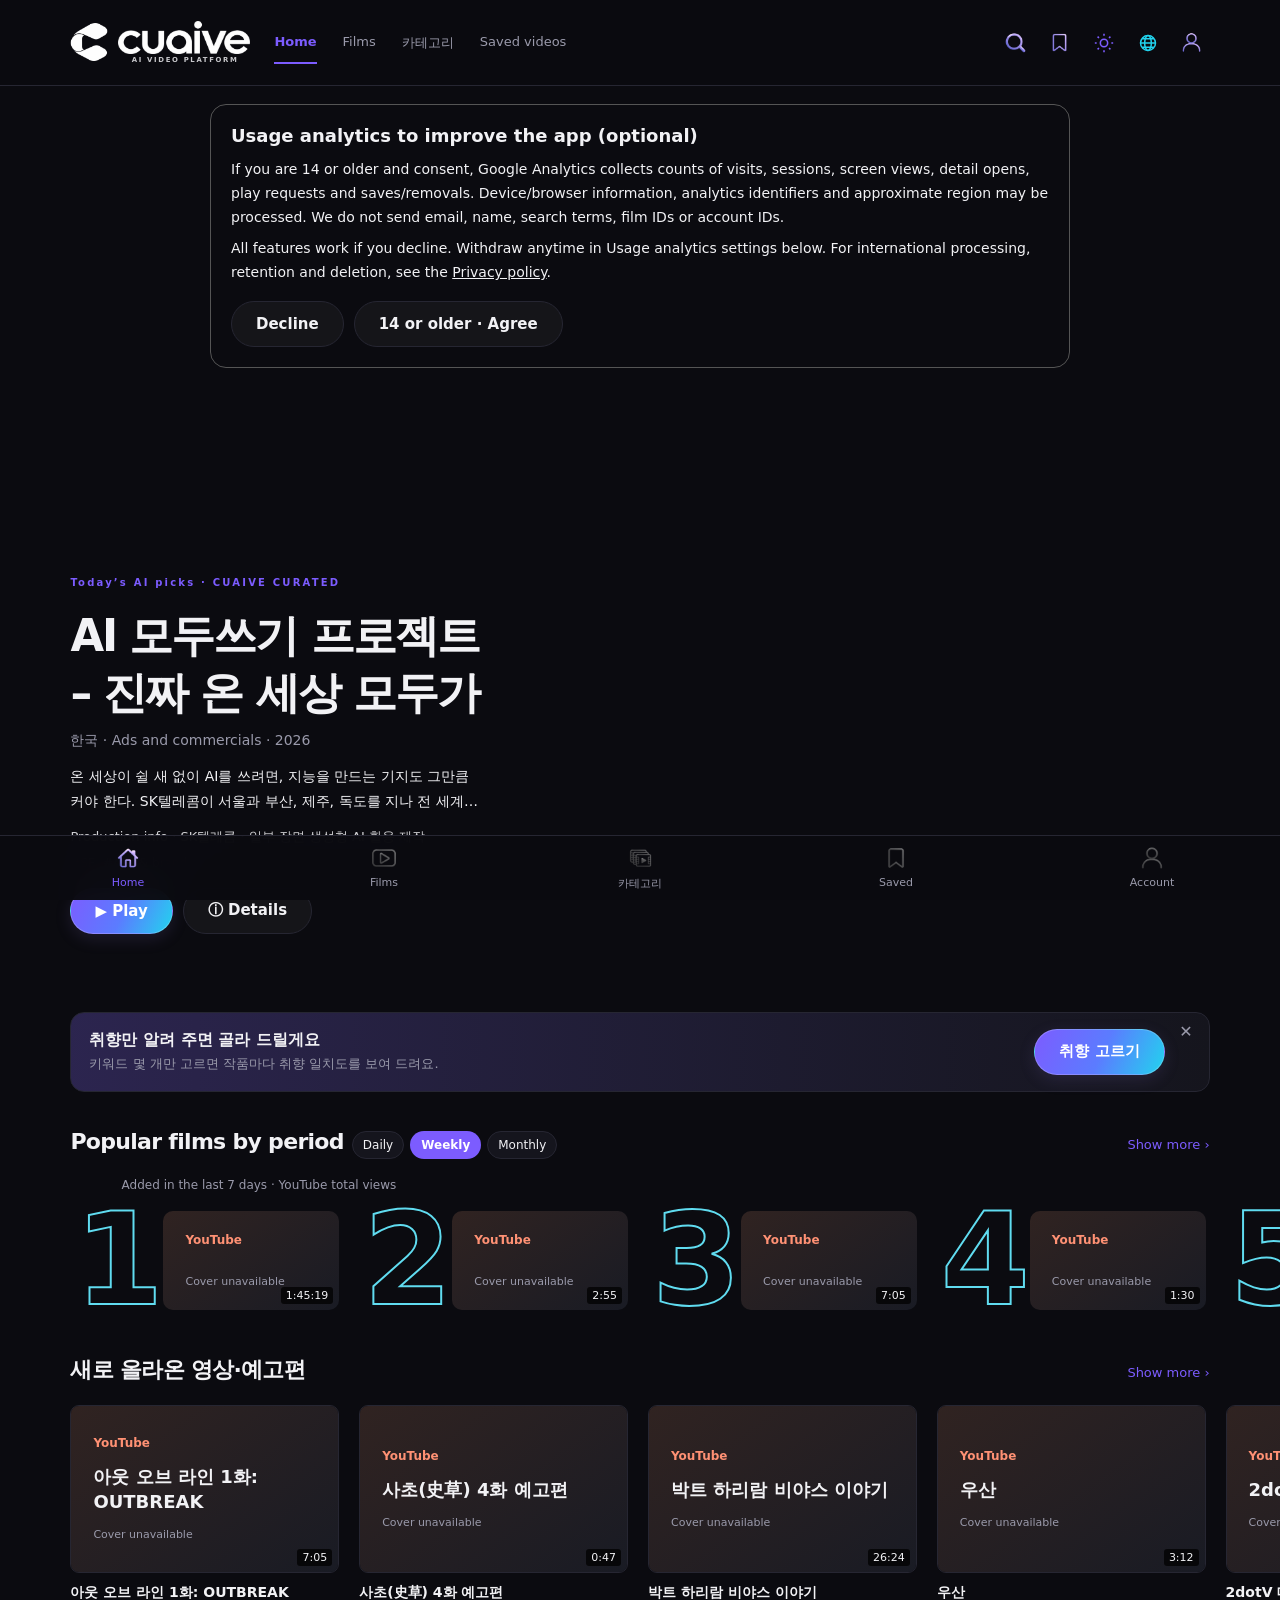
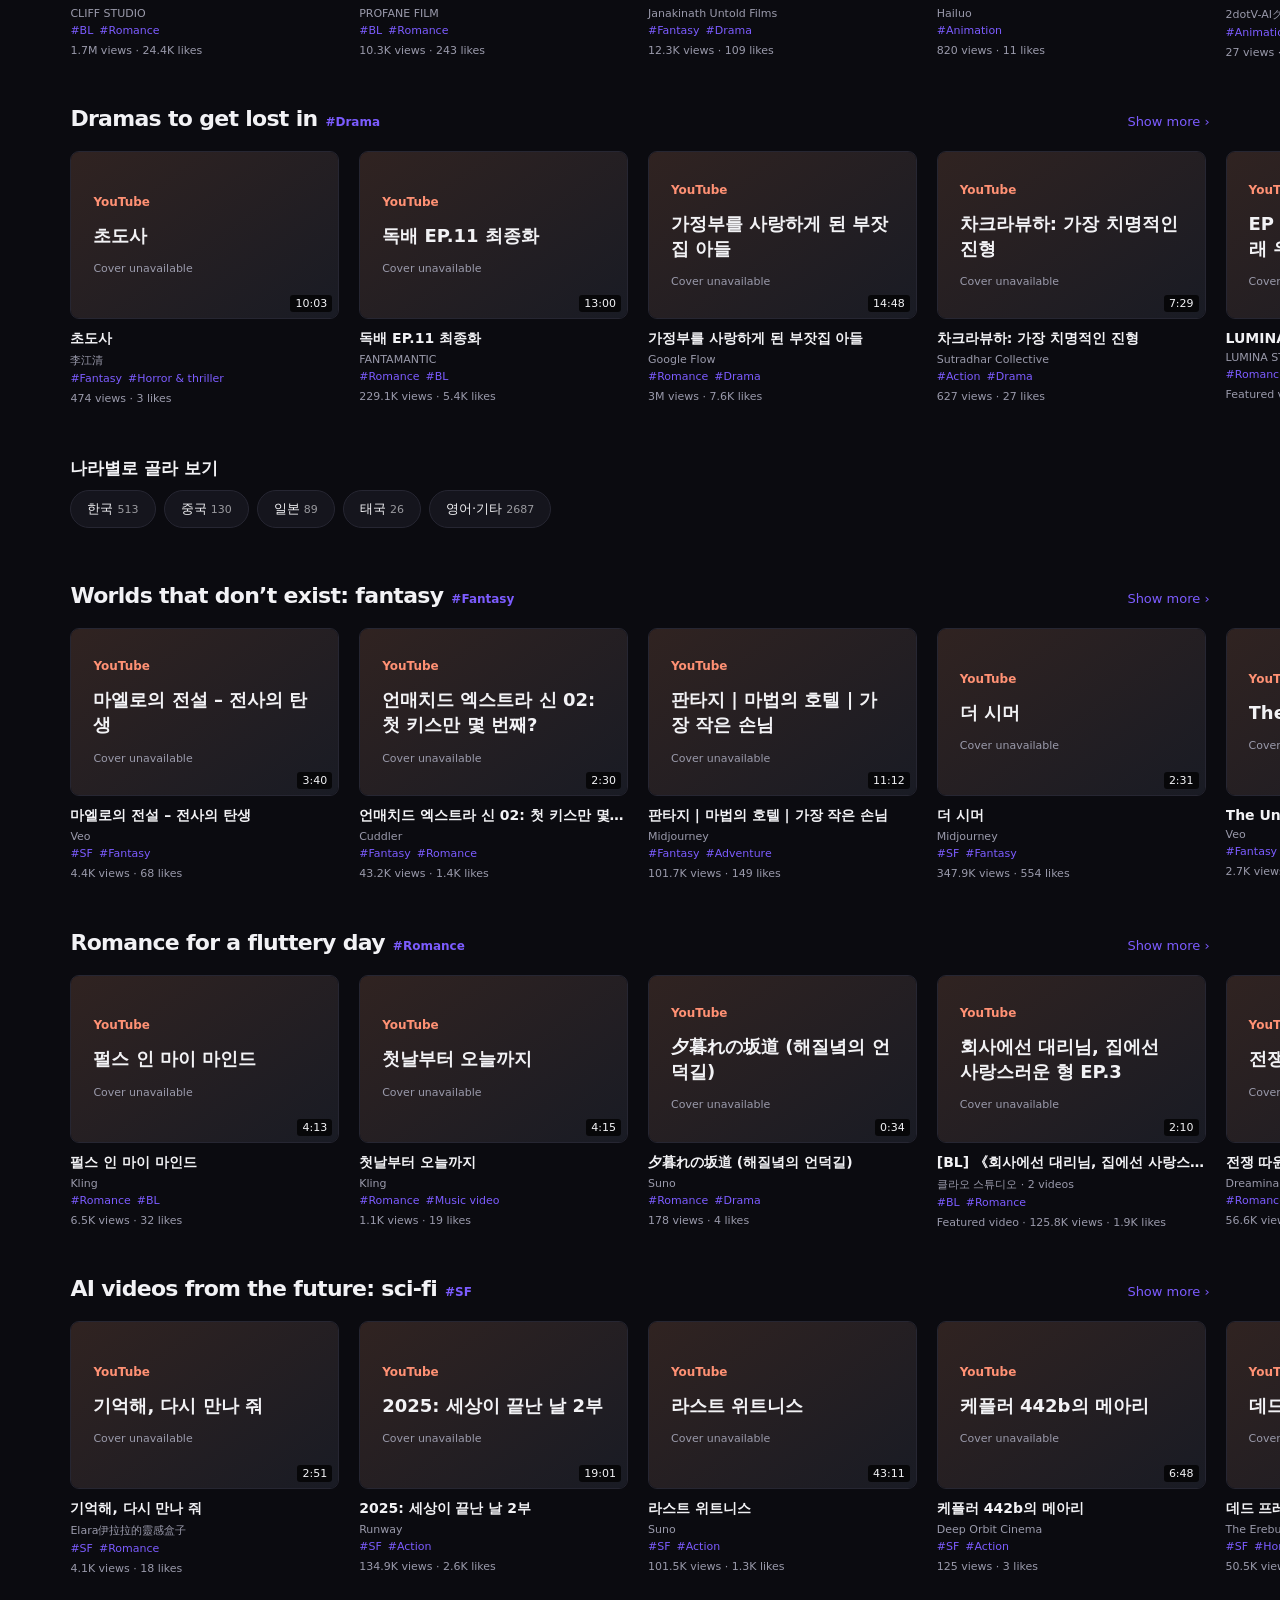
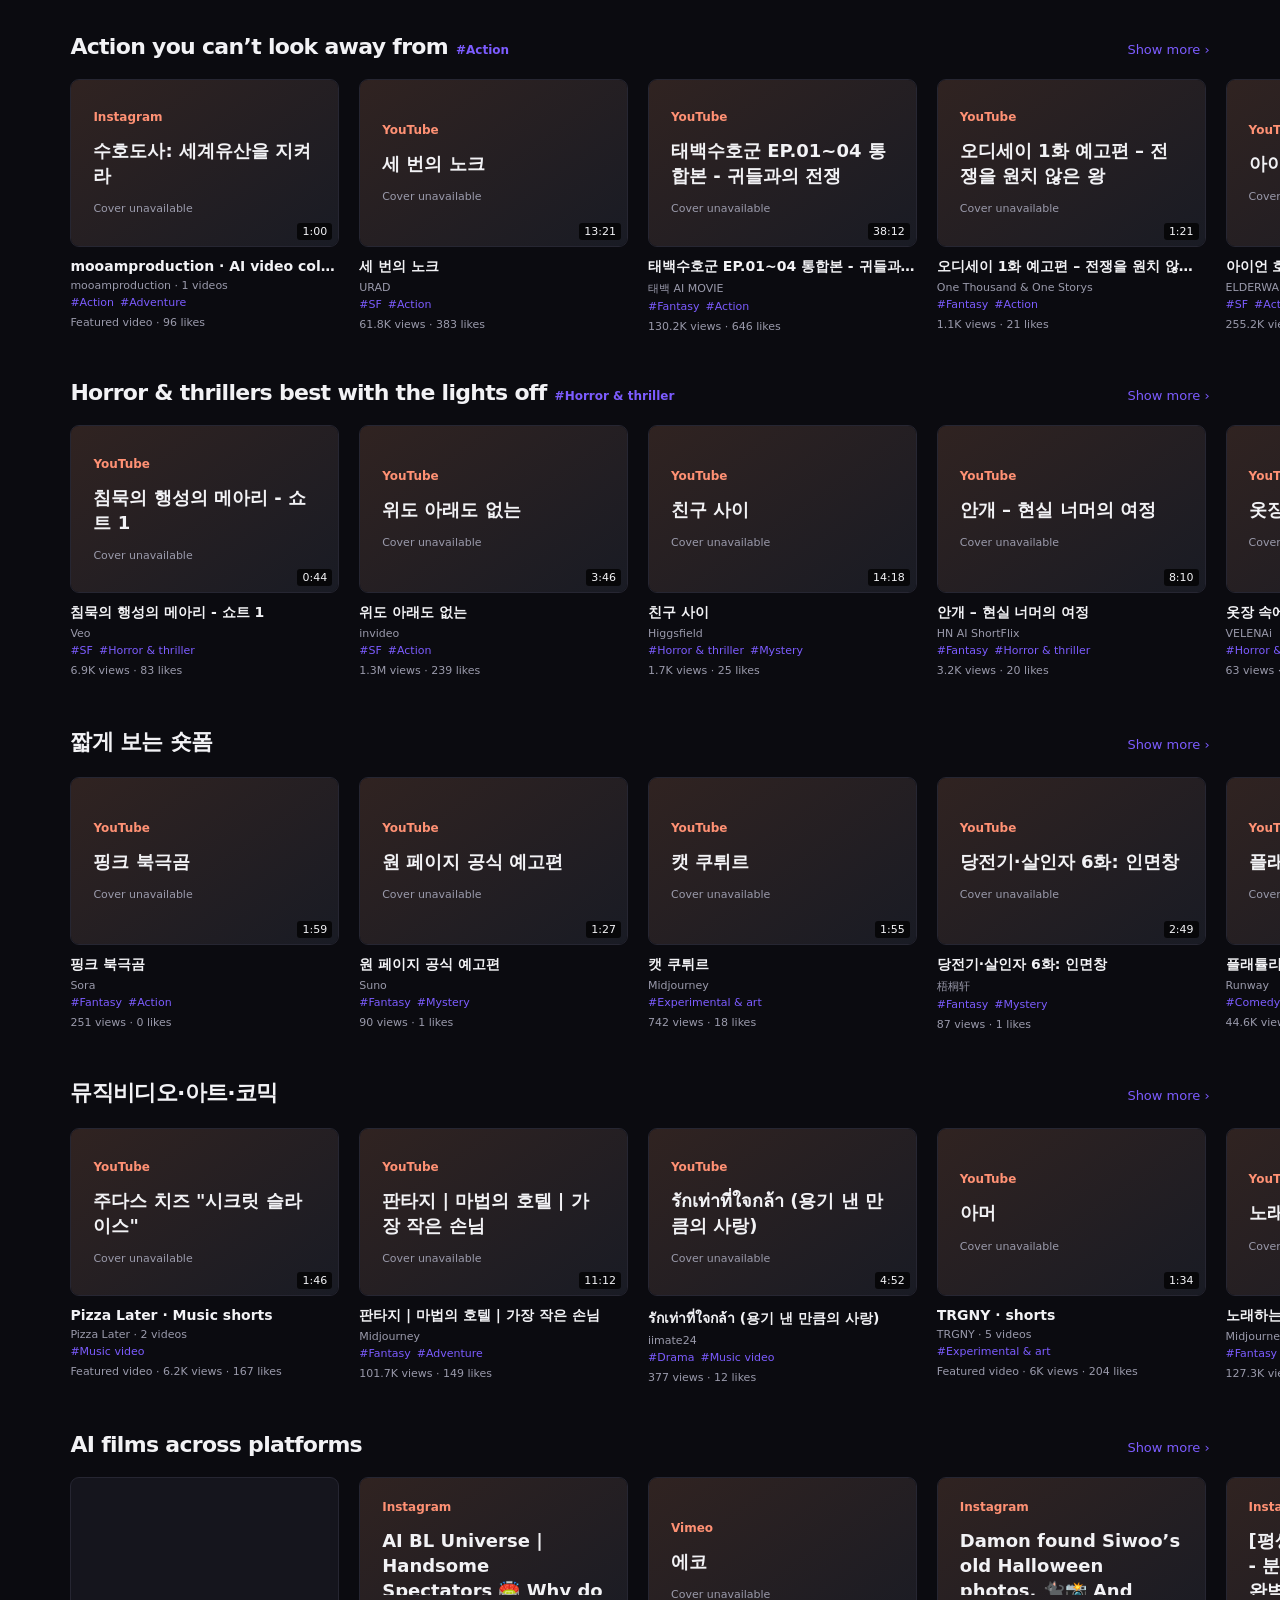
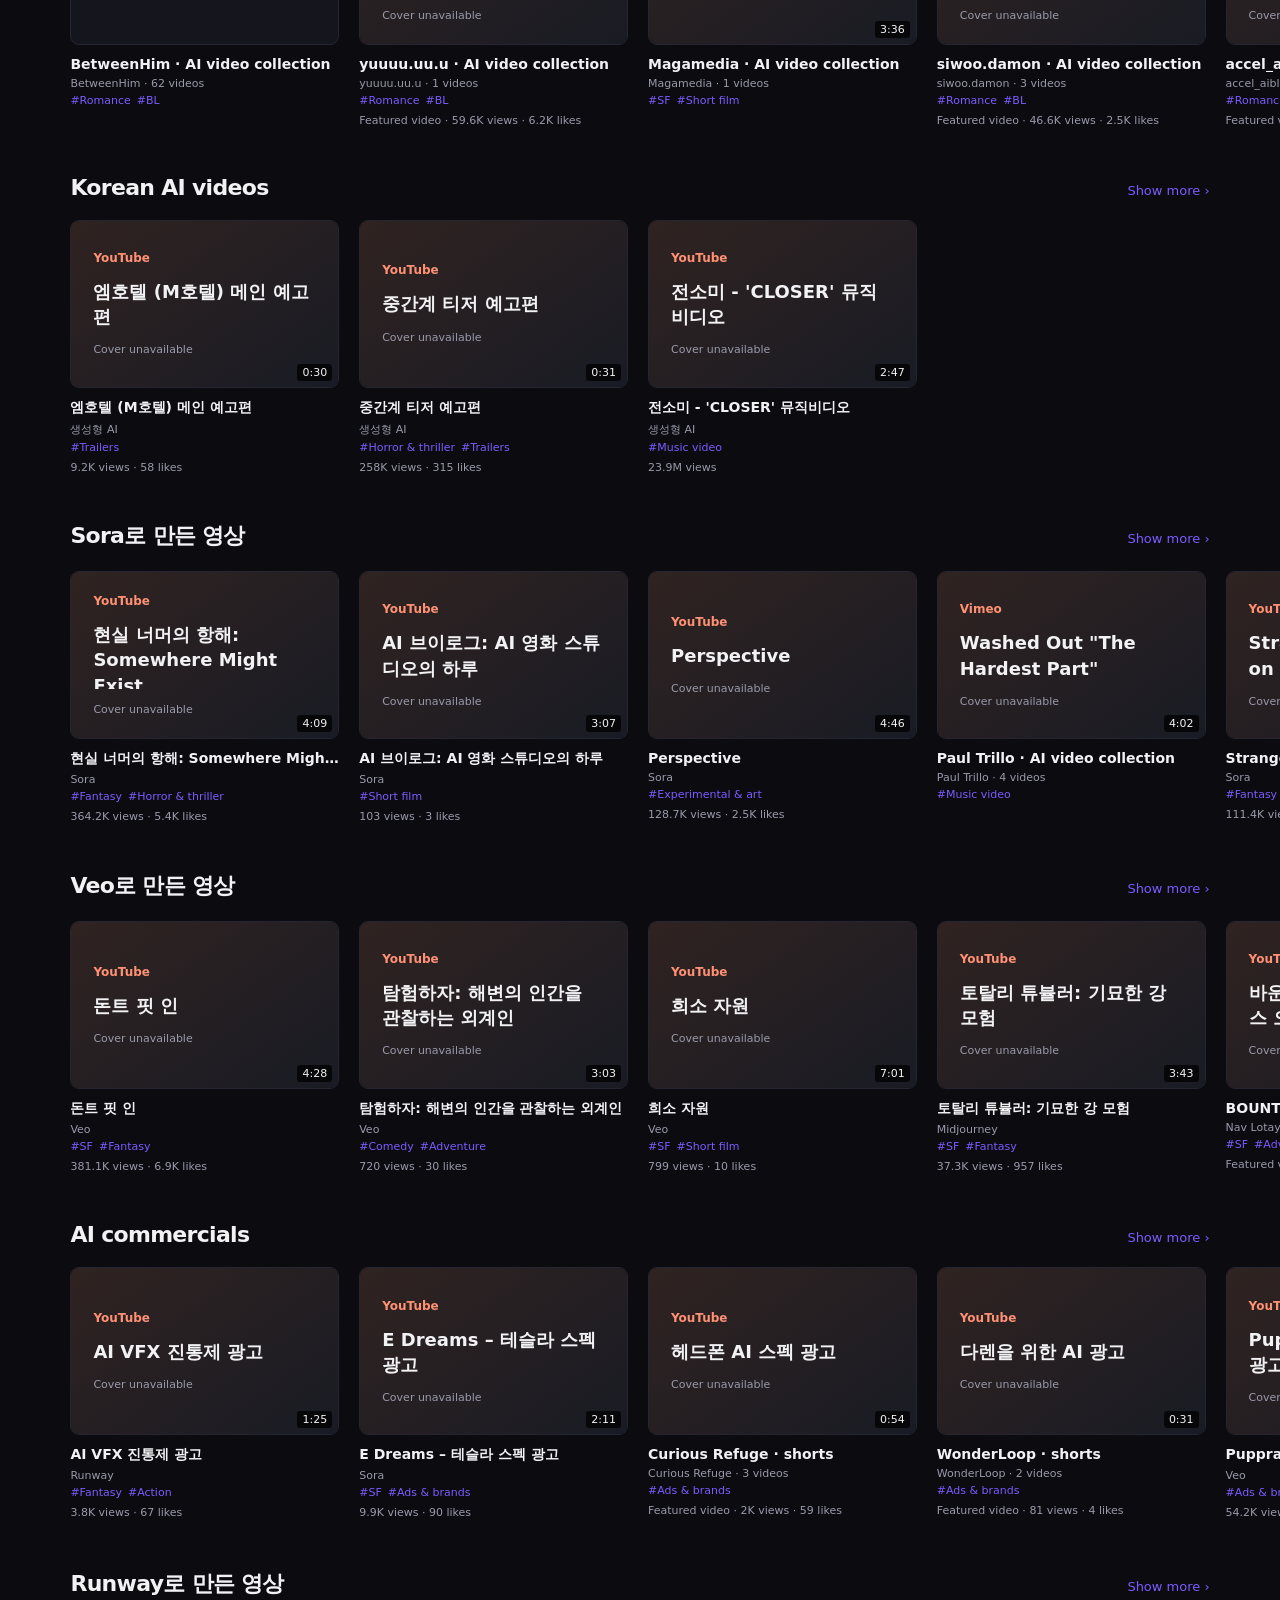
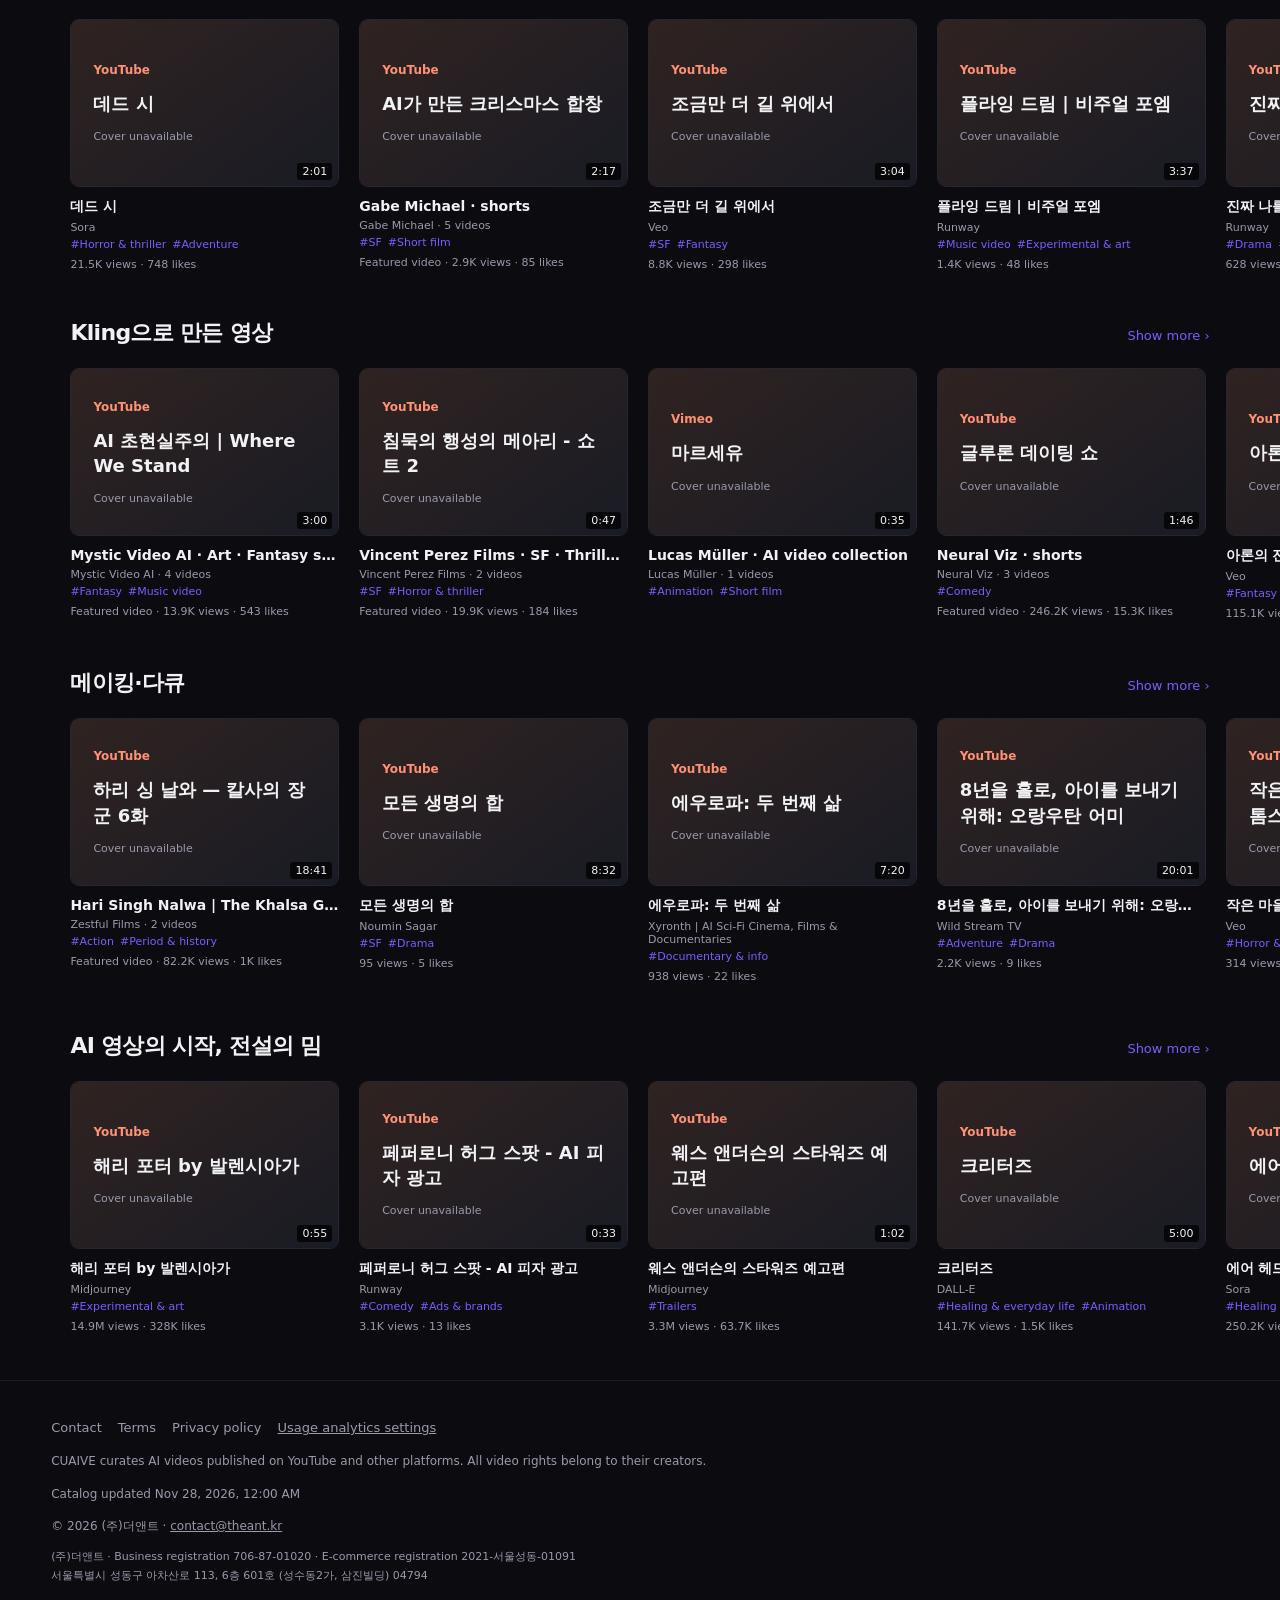
<file: index.html>
<!doctype html>
<html lang="ko"><head><meta charset="UTF-8"/><link rel="icon" type="image/png" href="./favicon.png"/><link rel="apple-touch-icon" href="./apple-touch-icon.png"/><meta name="viewport" content="width=device-width, initial-scale=1.0, viewport-fit=cover"/><meta name="theme-color" content="#0b0b10"/><meta name="description" content="CUAIVE - AI가 만든 영상만 모아 보는 곳. Sora, Veo, Runway, Kling으로 만든 AI 단편영화·뮤직비디오·광고를 매일 큐레이션합니다."/><meta property="og:title" content="CUAIVE - AI 영상 큐레이션"/><meta property="og:description" content="AI가 만든 영상만 모아 보는 곳. 매일 업데이트되는 AI 영상 랭킹."/><meta property="og:type" content="website"/><title>CUAIVE - AI 영상 큐레이션</title>  <script type="module" crossorigin src="./assets/index-DS_fhj-2.js"></script>
  <link rel="stylesheet" crossorigin href="./assets/index-B1tte9us.css">
</head><body><div id="root"></div></body></html>
</file>
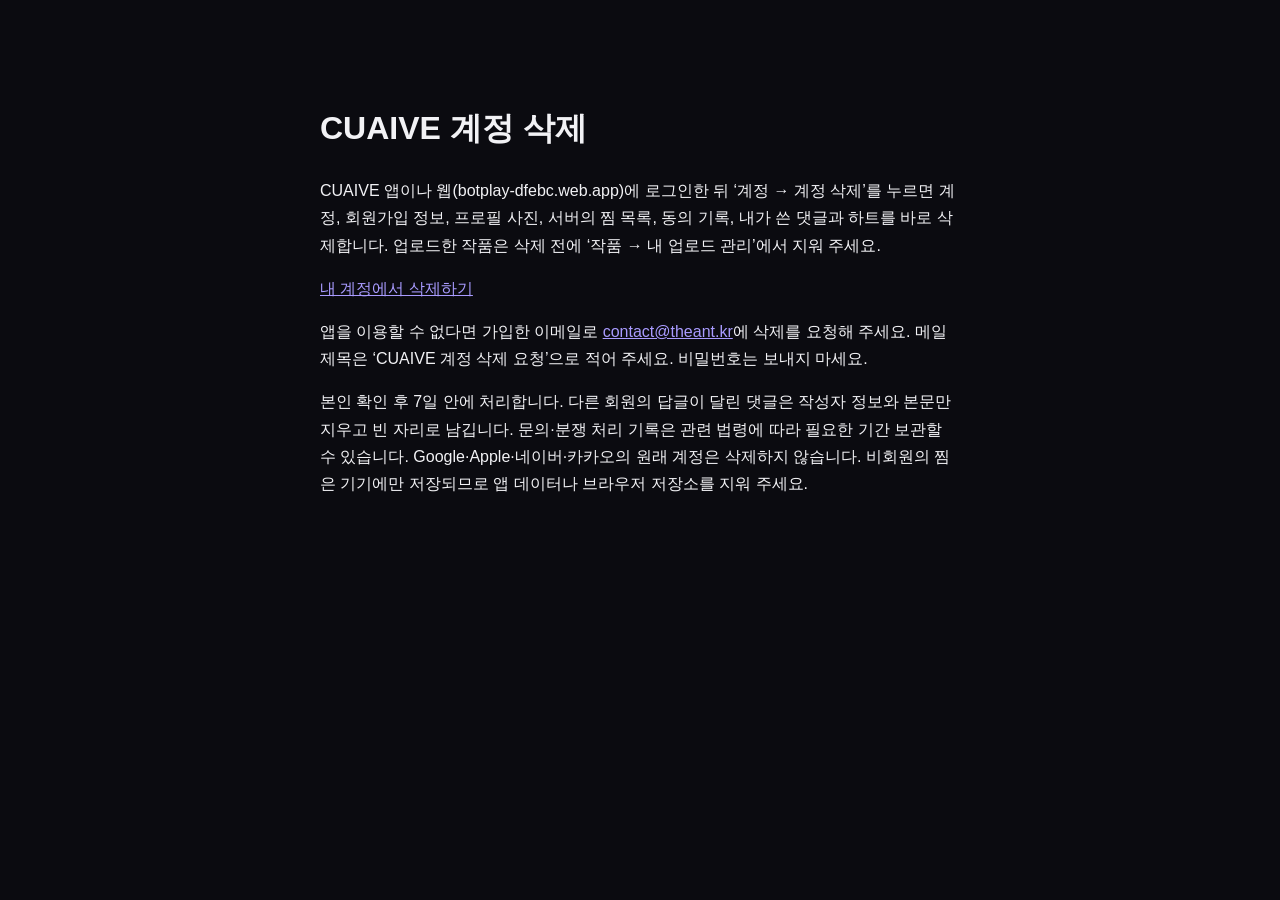
<file: delete-account.html>
<!doctype html><html lang="ko"><meta charset="utf-8"><meta name="viewport" content="width=device-width, initial-scale=1"><title>CUAIVE 계정 삭제</title><style>body{font:16px/1.7 sans-serif;max-width:640px;margin:60px auto;padding:20px;color:#f2f2f5;background:#0b0b10}a{color:#a99bff}</style><h1>CUAIVE 계정 삭제</h1><p>CUAIVE 앱이나 웹(botplay-dfebc.web.app)에 로그인한 뒤 ‘계정 → 계정 삭제’를 누르면 계정, 회원가입 정보, 프로필 사진, 서버의 찜 목록, 동의 기록, 내가 쓴 댓글과 하트를 바로 삭제합니다. 업로드한 작품은 삭제 전에 ‘작품 → 내 업로드 관리’에서 지워 주세요.</p><p><a href="./#/account">내 계정에서 삭제하기</a></p><p>앱을 이용할 수 없다면 가입한 이메일로 <a href="mailto:contact@theant.kr?subject=CUAIVE%20계정%20삭제%20요청">contact@theant.kr</a>에 삭제를 요청해 주세요. 메일 제목은 ‘CUAIVE 계정 삭제 요청’으로 적어 주세요. 비밀번호는 보내지 마세요.</p><p>본인 확인 후 7일 안에 처리합니다. 다른 회원의 답글이 달린 댓글은 작성자 정보와 본문만 지우고 빈 자리로 남깁니다. 문의·분쟁 처리 기록은 관련 법령에 따라 필요한 기간 보관할 수 있습니다. Google·Apple·네이버·카카오의 원래 계정은 삭제하지 않습니다. 비회원의 찜은 기기에만 저장되므로 앱 데이터나 브라우저 저장소를 지워 주세요.</p></html>
</file>
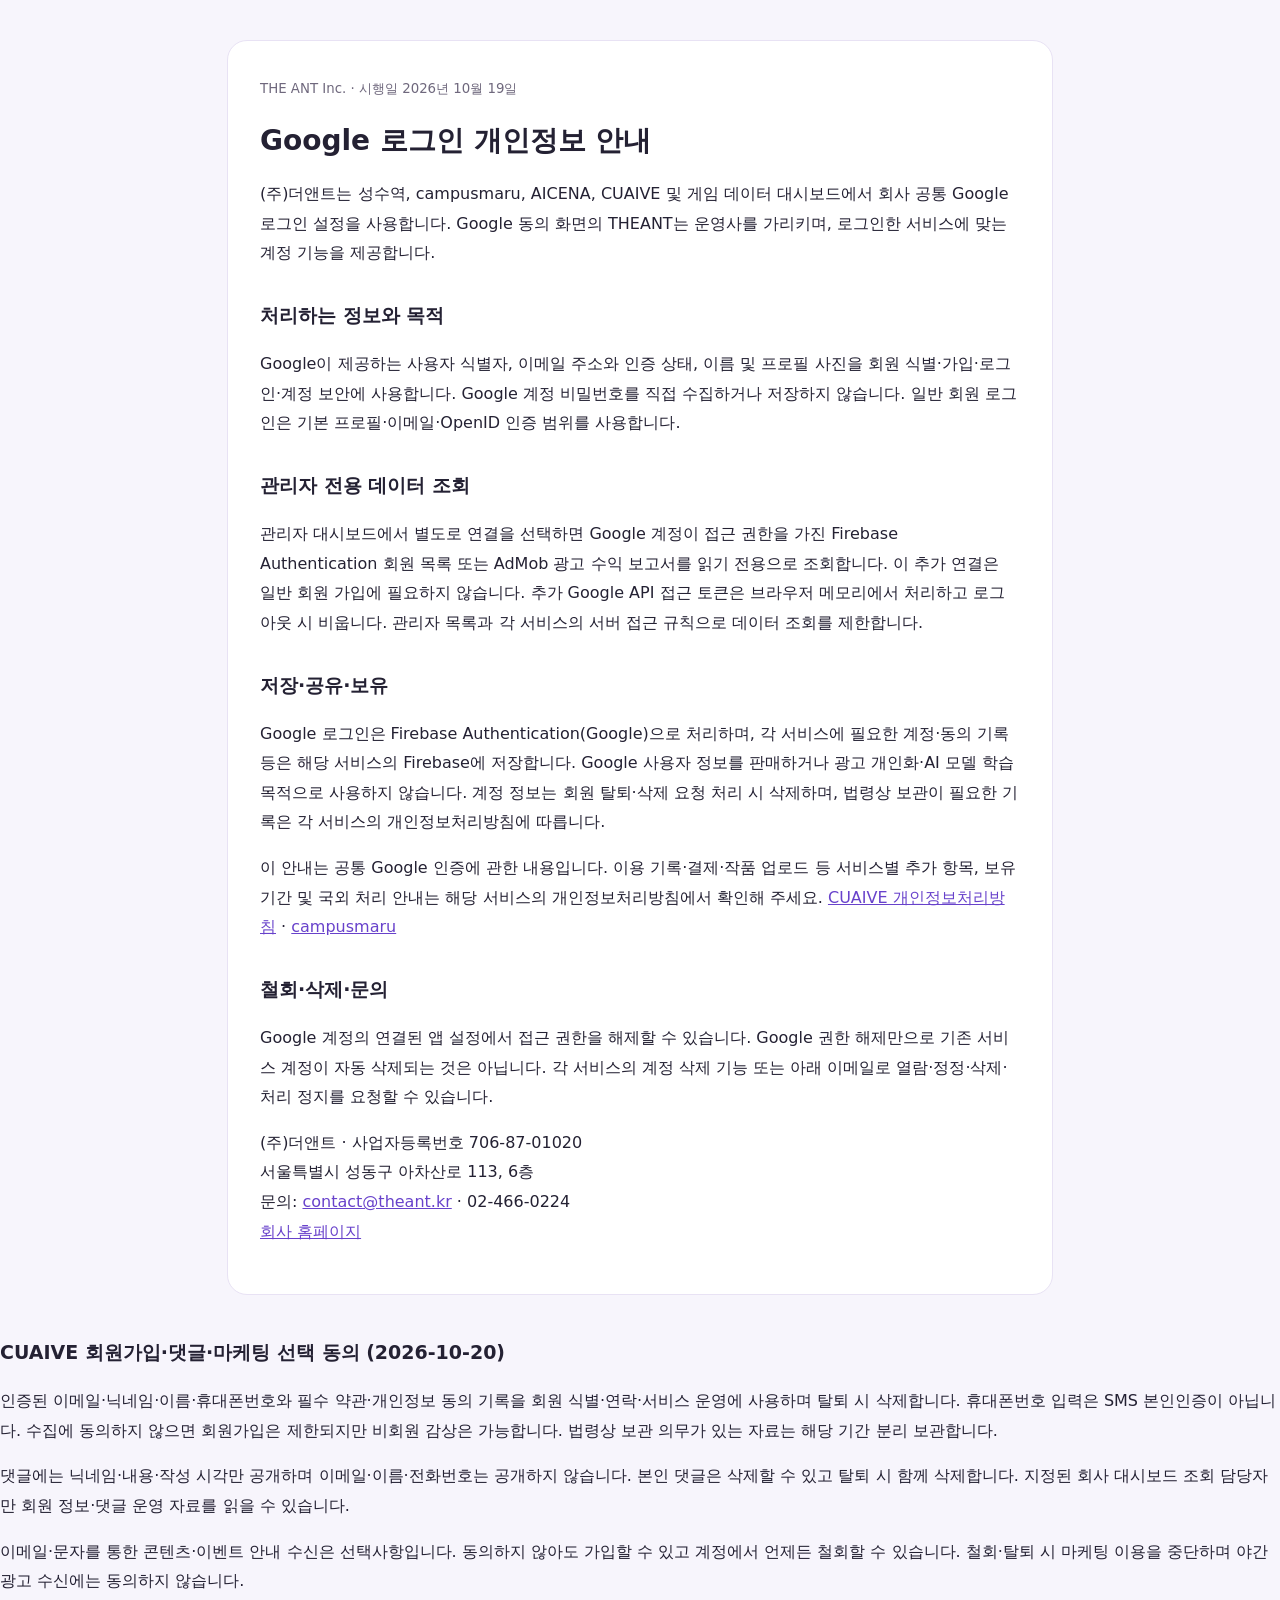
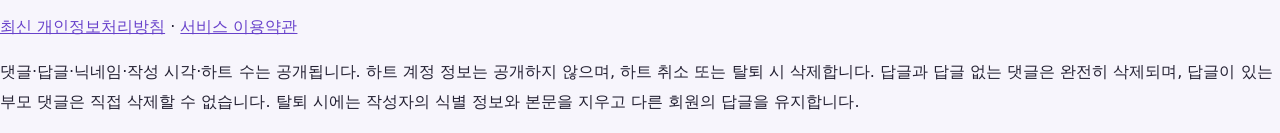
<file: google-privacy.html>
<!doctype html>
<html lang="ko"><head><meta charset="utf-8"><meta name="viewport" content="width=device-width,initial-scale=1"><title>THEANT Google 로그인 개인정보 안내</title>
<style>body{margin:0;background:#f7f5fc;color:#242133;font:16px/1.85 system-ui,sans-serif}main{max-width:760px;margin:40px auto;padding:32px;background:white;border:1px solid #e8e2f4;border-radius:20px}h1{font-size:28px;line-height:1.4}h2{font-size:19px;margin-top:30px}a{color:#6842cb}small{color:#6f687d}@media(max-width:800px){main{margin:16px;padding:24px}}</style></head>
<body><main><small>THE ANT Inc. · 시행일 2026년 10월 19일</small><h1>Google 로그인 개인정보 안내</h1>
<p>(주)더앤트는 성수역, campusmaru, AICENA, CUAIVE 및 게임 데이터 대시보드에서 회사 공통 Google 로그인 설정을 사용합니다. Google 동의 화면의 THEANT는 운영사를 가리키며, 로그인한 서비스에 맞는 계정 기능을 제공합니다.</p>
<h2>처리하는 정보와 목적</h2><p>Google이 제공하는 사용자 식별자, 이메일 주소와 인증 상태, 이름 및 프로필 사진을 회원 식별·가입·로그인·계정 보안에 사용합니다. Google 계정 비밀번호를 직접 수집하거나 저장하지 않습니다. 일반 회원 로그인은 기본 프로필·이메일·OpenID 인증 범위를 사용합니다.</p>
<h2>관리자 전용 데이터 조회</h2><p>관리자 대시보드에서 별도로 연결을 선택하면 Google 계정이 접근 권한을 가진 Firebase Authentication 회원 목록 또는 AdMob 광고 수익 보고서를 읽기 전용으로 조회합니다. 이 추가 연결은 일반 회원 가입에 필요하지 않습니다. 추가 Google API 접근 토큰은 브라우저 메모리에서 처리하고 로그아웃 시 비웁니다. 관리자 목록과 각 서비스의 서버 접근 규칙으로 데이터 조회를 제한합니다.</p>
<h2>저장·공유·보유</h2><p>Google 로그인은 Firebase Authentication(Google)으로 처리하며, 각 서비스에 필요한 계정·동의 기록 등은 해당 서비스의 Firebase에 저장합니다. Google 사용자 정보를 판매하거나 광고 개인화·AI 모델 학습 목적으로 사용하지 않습니다. 계정 정보는 회원 탈퇴·삭제 요청 처리 시 삭제하며, 법령상 보관이 필요한 기록은 각 서비스의 개인정보처리방침에 따릅니다.</p>
<p>이 안내는 공통 Google 인증에 관한 내용입니다. 이용 기록·결제·작품 업로드 등 서비스별 추가 항목, 보유 기간 및 국외 처리 안내는 해당 서비스의 개인정보처리방침에서 확인해 주세요. <a href="https://botplay-dfebc.web.app/privacy.html">CUAIVE 개인정보처리방침</a> · <a href="https://campusmaru.kr">campusmaru</a></p>
<h2>철회·삭제·문의</h2><p>Google 계정의 연결된 앱 설정에서 접근 권한을 해제할 수 있습니다. Google 권한 해제만으로 기존 서비스 계정이 자동 삭제되는 것은 아닙니다. 각 서비스의 계정 삭제 기능 또는 아래 이메일로 열람·정정·삭제·처리 정지를 요청할 수 있습니다.</p>
<p>(주)더앤트 · 사업자등록번호 706-87-01020<br>서울특별시 성동구 아차산로 113, 6층<br>문의: <a href="mailto:contact@theant.kr">contact@theant.kr</a> · 02-466-0224<br><a href="https://theant.kr">회사 홈페이지</a></p></main><section><h2>CUAIVE 회원가입·댓글·마케팅 선택 동의 (2026-10-20)</h2><p>인증된 이메일·닉네임·이름·휴대폰번호와 필수 약관·개인정보 동의 기록을 회원 식별·연락·서비스 운영에 사용하며 탈퇴 시 삭제합니다. 휴대폰번호 입력은 SMS 본인인증이 아닙니다. 수집에 동의하지 않으면 회원가입은 제한되지만 비회원 감상은 가능합니다. 법령상 보관 의무가 있는 자료는 해당 기간 분리 보관합니다.</p><p>댓글에는 닉네임·내용·작성 시각만 공개하며 이메일·이름·전화번호는 공개하지 않습니다. 본인 댓글은 삭제할 수 있고 탈퇴 시 함께 삭제합니다. 지정된 회사 대시보드 조회 담당자만 회원 정보·댓글 운영 자료를 읽을 수 있습니다.</p><p>이메일·문자를 통한 콘텐츠·이벤트 안내 수신은 선택사항입니다. 동의하지 않아도 가입할 수 있고 계정에서 언제든 철회할 수 있습니다. 철회·탈퇴 시 마케팅 이용을 중단하며 야간 광고 수신에는 동의하지 않습니다.</p><p><a href="https://botplay-dfebc.web.app/#/privacy">최신 개인정보처리방침</a> · <a href="https://botplay-dfebc.web.app/#/terms">서비스 이용약관</a></p></section><p>댓글·답글·닉네임·작성 시각·하트 수는 공개됩니다. 하트 계정 정보는 공개하지 않으며, 하트 취소 또는 탈퇴 시 삭제합니다. 답글과 답글 없는 댓글은 완전히 삭제되며, 답글이 있는 부모 댓글은 직접 삭제할 수 없습니다. 탈퇴 시에는 작성자의 식별 정보와 본문을 지우고 다른 회원의 답글을 유지합니다.</p></body></html>
</file>
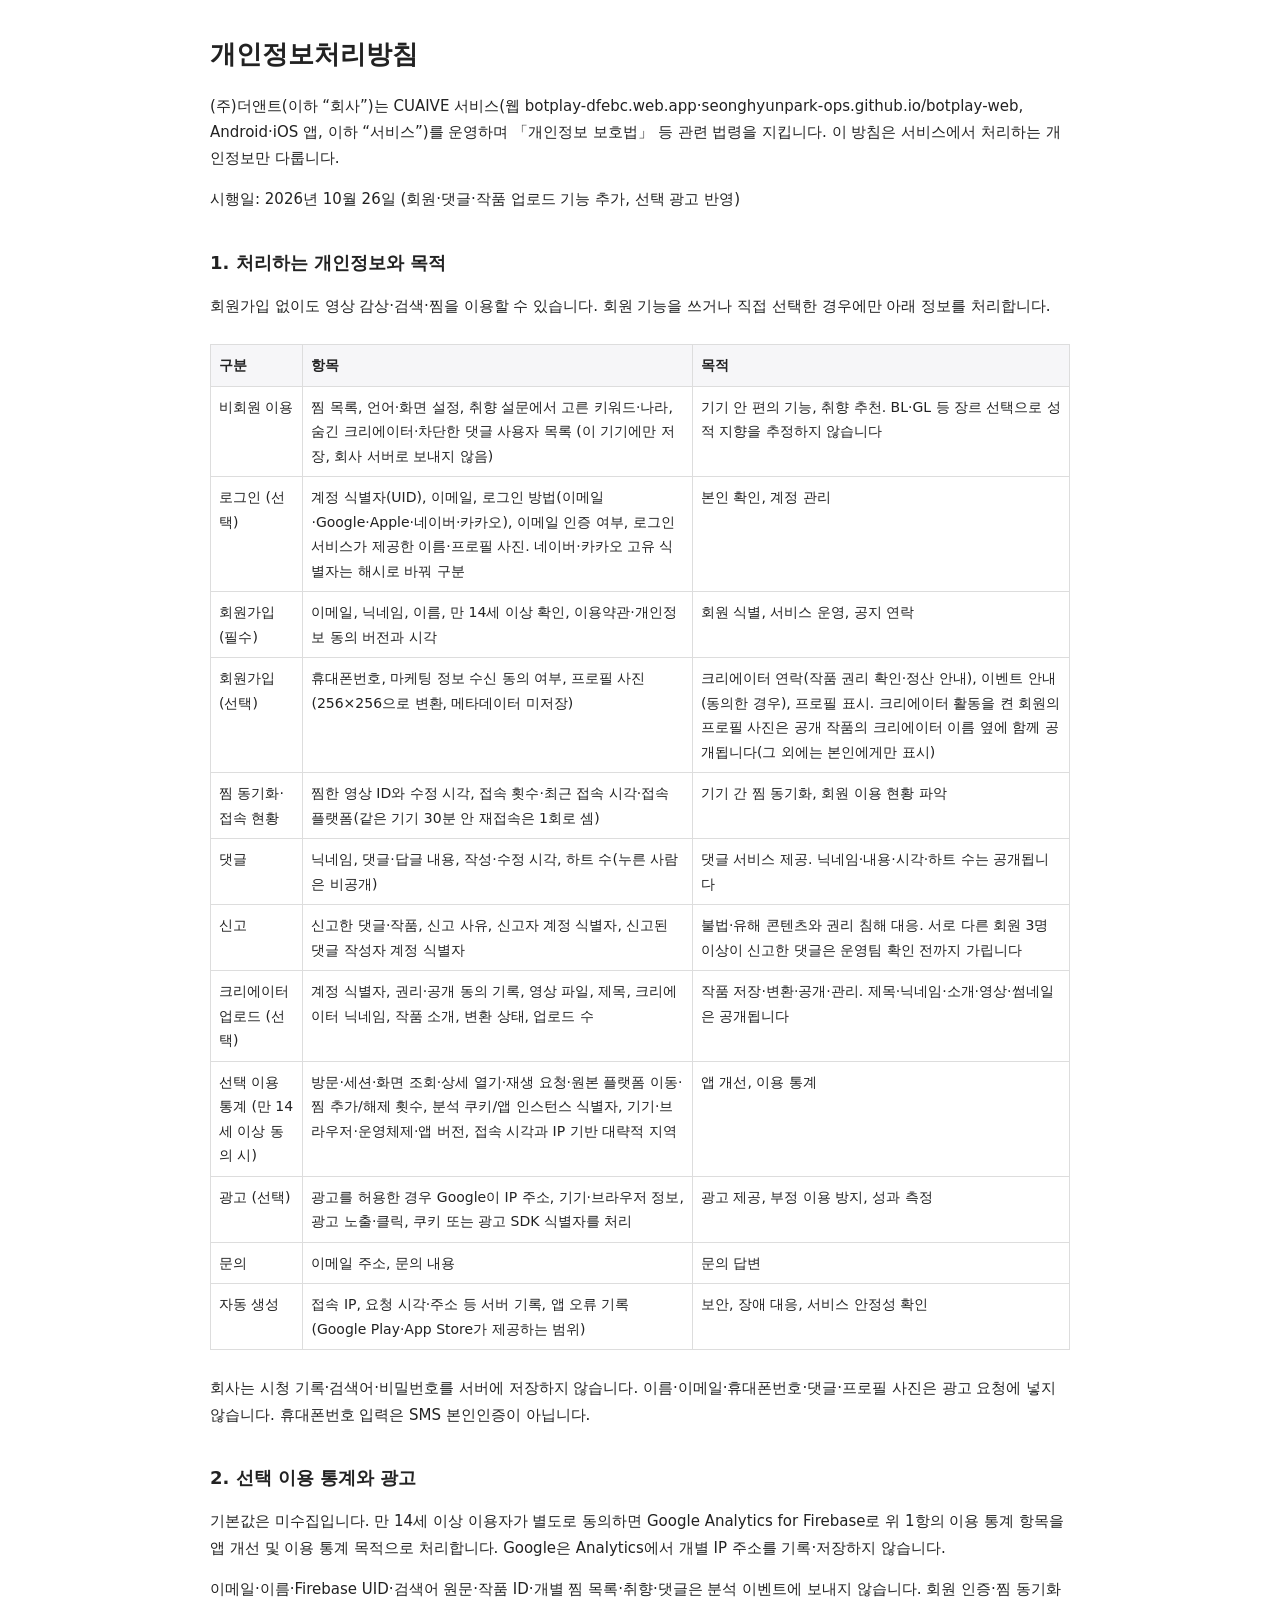
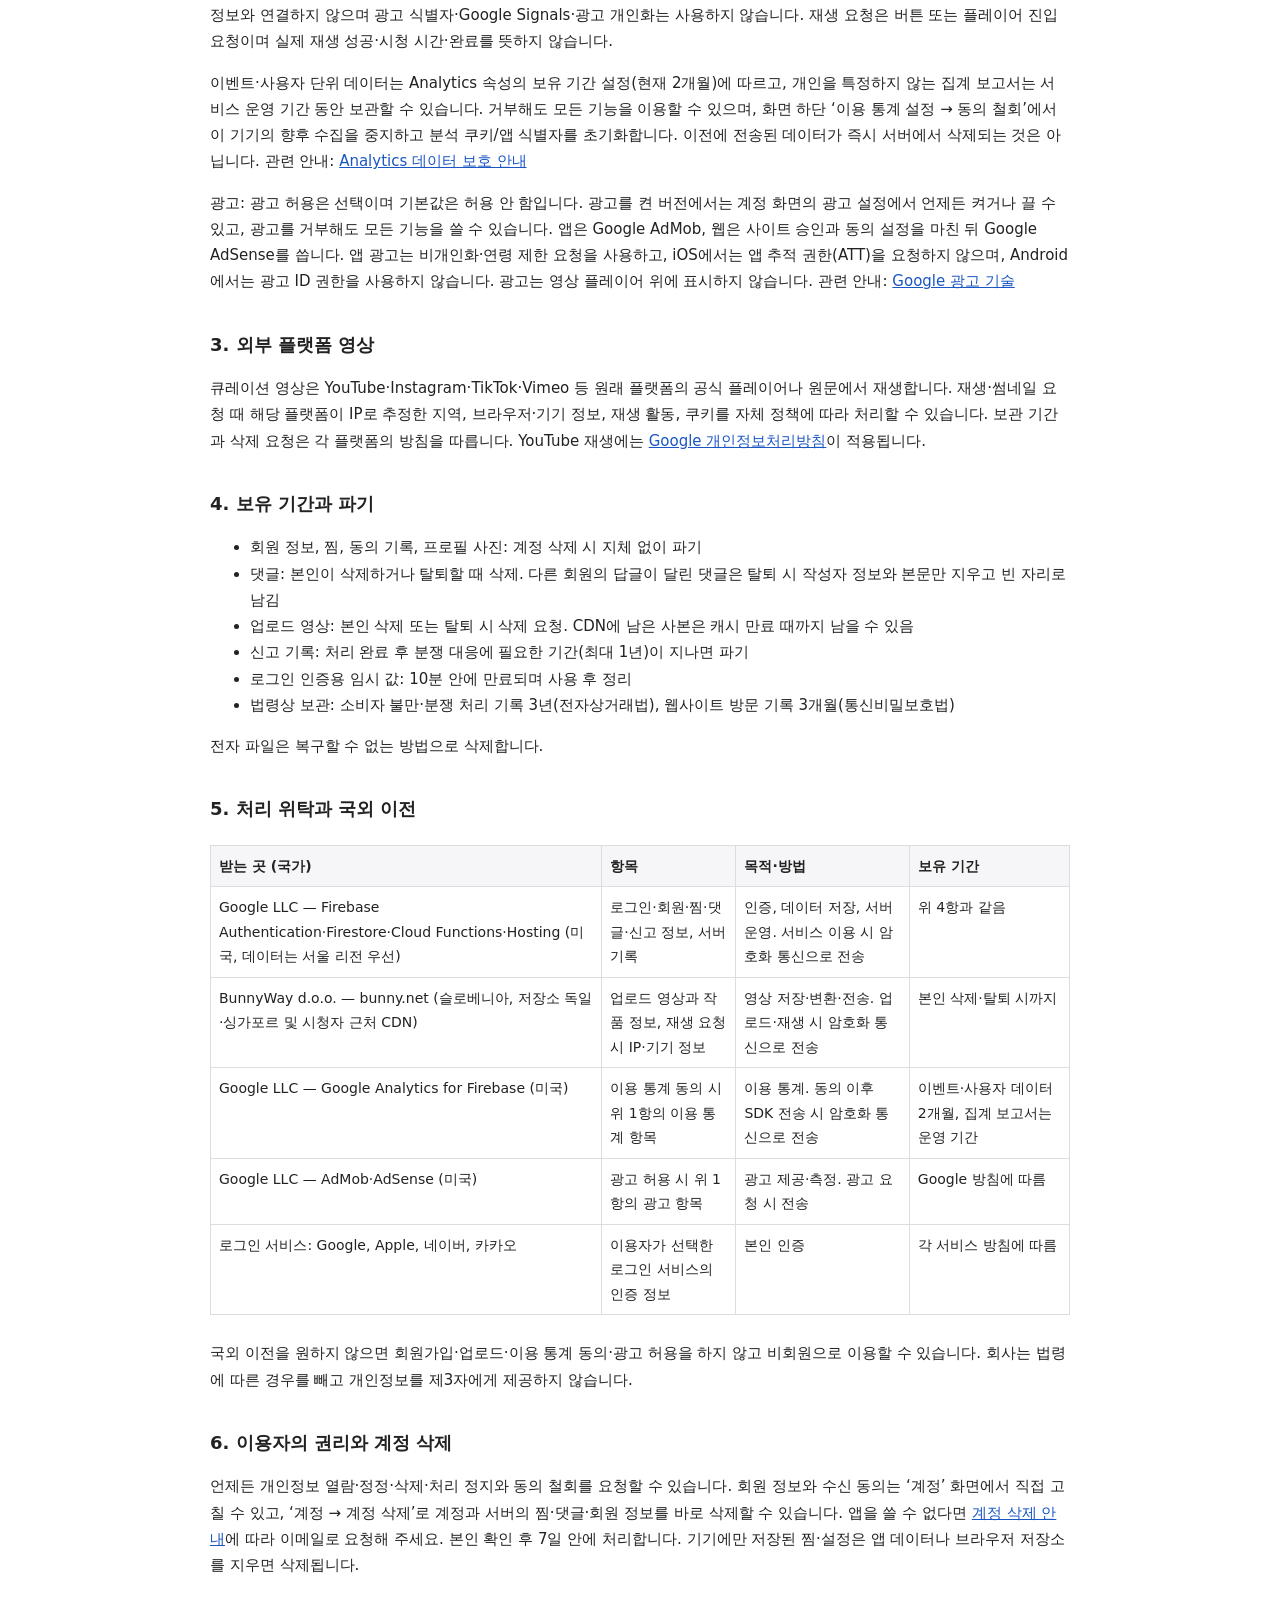
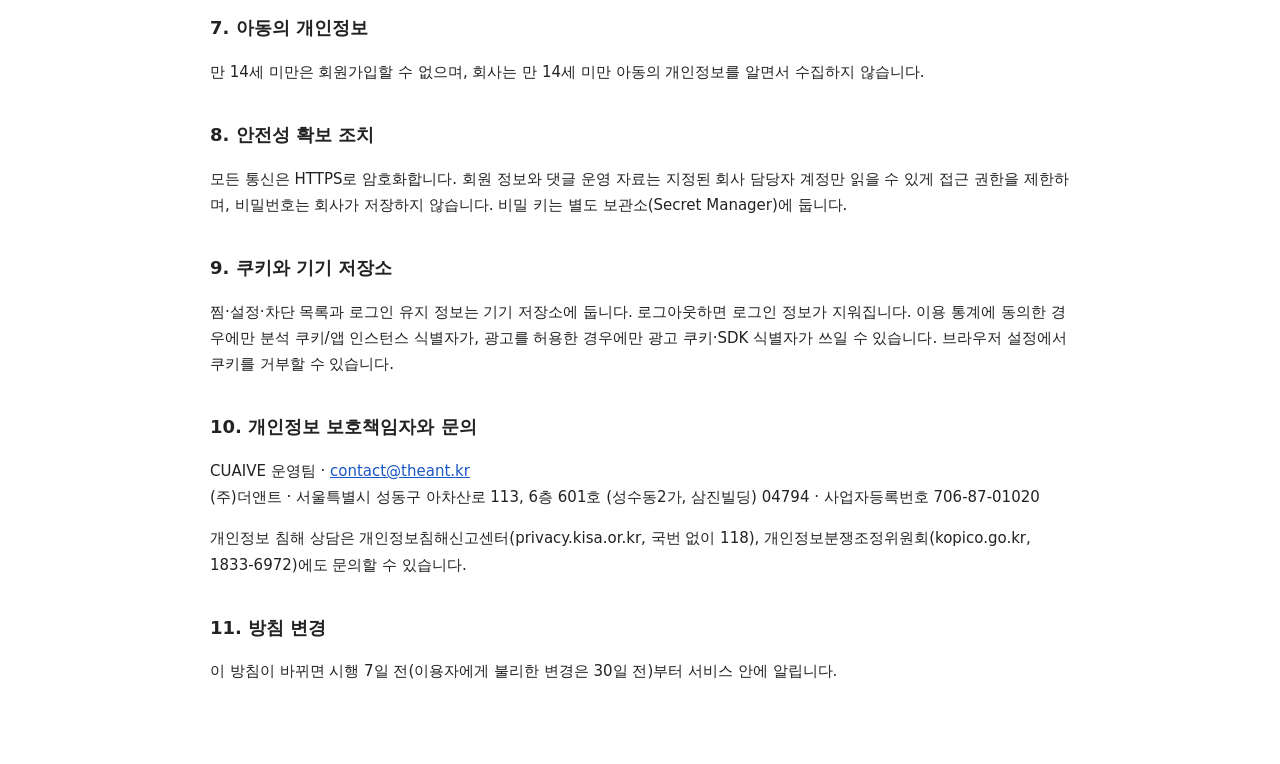
<file: privacy.html>
<!doctype html>
<!-- CUAIVE 개인정보처리방침 원본. 앱의 #/privacy 화면도 이 파일의 <main>을 그대로 보여 줍니다.
     처리 항목이 바뀌면 이 파일과 Play 데이터 보안·App Store 개인정보 답변을 함께 고칠 것. -->
<html lang="ko"><head><meta charset="utf-8"><meta name="viewport" content="width=device-width, initial-scale=1">
<title>개인정보처리방침 - CUAIVE</title>
<style>
  body { max-width: 860px; margin: 0 auto; padding: 32px 16px 64px; font: 15px/1.75 system-ui, -apple-system, 'Malgun Gothic', sans-serif; color: #222; background: #fff; }
  h1 { font-size: 26px; margin: 0 0 12px; }
  h2 { font-size: 18px; margin: 34px 0 10px; }
  h3 { font-size: 15px; margin: 18px 0 6px; }
  table { width: 100%; border-collapse: collapse; margin: 10px 0; font-size: 14px; }
  th, td { border: 1px solid #ddd; padding: 8px; text-align: left; vertical-align: top; }
  th { background: #f6f6f8; }
  a { color: #1a56c4; }
  .table-wrap { overflow-x: auto; }
  @media (prefers-color-scheme: dark) { body { background: #111; color: #e8e8e8; } th { background: #222; } th, td { border-color: #444; } a { color: #9fc0ff; } }
</style></head><body>
<main id="policy">
<h1>개인정보처리방침</h1>
<p>(주)더앤트(이하 “회사”)는 CUAIVE 서비스(웹 botplay-dfebc.web.app·seonghyunpark-ops.github.io/botplay-web, Android·iOS 앱, 이하 “서비스”)를 운영하며 「개인정보 보호법」 등 관련 법령을 지킵니다. 이 방침은 서비스에서 처리하는 개인정보만 다룹니다.</p>
<p>시행일: 2026년 10월 26일 (회원·댓글·작품 업로드 기능 추가, 선택 광고 반영)</p>

<h2>1. 처리하는 개인정보와 목적</h2>
<p>회원가입 없이도 영상 감상·검색·찜을 이용할 수 있습니다. 회원 기능을 쓰거나 직접 선택한 경우에만 아래 정보를 처리합니다.</p>
<div class="table-wrap"><table>
<tr><th>구분</th><th>항목</th><th>목적</th></tr>
<tr><td>비회원 이용</td><td>찜 목록, 언어·화면 설정, 취향 설문에서 고른 키워드·나라, 숨긴 크리에이터·차단한 댓글 사용자 목록 (이 기기에만 저장, 회사 서버로 보내지 않음)</td><td>기기 안 편의 기능, 취향 추천. BL·GL 등 장르 선택으로 성적 지향을 추정하지 않습니다</td></tr>
<tr><td>로그인 (선택)</td><td>계정 식별자(UID), 이메일, 로그인 방법(이메일·Google·Apple·네이버·카카오), 이메일 인증 여부, 로그인 서비스가 제공한 이름·프로필 사진. 네이버·카카오 고유 식별자는 해시로 바꿔 구분</td><td>본인 확인, 계정 관리</td></tr>
<tr><td>회원가입 (필수)</td><td>이메일, 닉네임, 이름, 만 14세 이상 확인, 이용약관·개인정보 동의 버전과 시각</td><td>회원 식별, 서비스 운영, 공지 연락</td></tr>
<tr><td>회원가입 (선택)</td><td>휴대폰번호, 마케팅 정보 수신 동의 여부, 프로필 사진(256×256으로 변환, 메타데이터 미저장)</td><td>크리에이터 연락(작품 권리 확인·정산 안내), 이벤트 안내(동의한 경우), 프로필 표시. 크리에이터 활동을 켠 회원의 프로필 사진은 공개 작품의 크리에이터 이름 옆에 함께 공개됩니다(그 외에는 본인에게만 표시)</td></tr>
<tr><td>찜 동기화·접속 현황</td><td>찜한 영상 ID와 수정 시각, 접속 횟수·최근 접속 시각·접속 플랫폼(같은 기기 30분 안 재접속은 1회로 셈)</td><td>기기 간 찜 동기화, 회원 이용 현황 파악</td></tr>
<tr><td>댓글</td><td>닉네임, 댓글·답글 내용, 작성·수정 시각, 하트 수(누른 사람은 비공개)</td><td>댓글 서비스 제공. 닉네임·내용·시각·하트 수는 공개됩니다</td></tr>
<tr><td>신고</td><td>신고한 댓글·작품, 신고 사유, 신고자 계정 식별자, 신고된 댓글 작성자 계정 식별자</td><td>불법·유해 콘텐츠와 권리 침해 대응. 서로 다른 회원 3명 이상이 신고한 댓글은 운영팀 확인 전까지 가립니다</td></tr>
<tr><td>크리에이터 업로드 (선택)</td><td>계정 식별자, 권리·공개 동의 기록, 영상 파일, 제목, 크리에이터 닉네임, 작품 소개, 변환 상태, 업로드 수</td><td>작품 저장·변환·공개·관리. 제목·닉네임·소개·영상·썸네일은 공개됩니다</td></tr>
<tr><td>선택 이용 통계 (만 14세 이상 동의 시)</td><td>방문·세션·화면 조회·상세 열기·재생 요청·원본 플랫폼 이동·찜 추가/해제 횟수, 분석 쿠키/앱 인스턴스 식별자, 기기·브라우저·운영체제·앱 버전, 접속 시각과 IP 기반 대략적 지역</td><td>앱 개선, 이용 통계</td></tr>
<tr><td>광고 (선택)</td><td>광고를 허용한 경우 Google이 IP 주소, 기기·브라우저 정보, 광고 노출·클릭, 쿠키 또는 광고 SDK 식별자를 처리</td><td>광고 제공, 부정 이용 방지, 성과 측정</td></tr>
<tr><td>문의</td><td>이메일 주소, 문의 내용</td><td>문의 답변</td></tr>
<tr><td>자동 생성</td><td>접속 IP, 요청 시각·주소 등 서버 기록, 앱 오류 기록(Google Play·App Store가 제공하는 범위)</td><td>보안, 장애 대응, 서비스 안정성 확인</td></tr>
</table></div>
<p>회사는 시청 기록·검색어·비밀번호를 서버에 저장하지 않습니다. 이름·이메일·휴대폰번호·댓글·프로필 사진은 광고 요청에 넣지 않습니다. 휴대폰번호 입력은 SMS 본인인증이 아닙니다.</p>

<h2>2. 선택 이용 통계와 광고</h2>
<p>기본값은 미수집입니다. 만 14세 이상 이용자가 별도로 동의하면 Google Analytics for Firebase로 위 1항의 이용 통계 항목을 앱 개선 및 이용 통계 목적으로 처리합니다. Google은 Analytics에서 개별 IP 주소를 기록·저장하지 않습니다.</p>
<p>이메일·이름·Firebase UID·검색어 원문·작품 ID·개별 찜 목록·취향·댓글은 분석 이벤트에 보내지 않습니다. 회원 인증·찜 동기화 정보와 연결하지 않으며 광고 식별자·Google Signals·광고 개인화는 사용하지 않습니다. 재생 요청은 버튼 또는 플레이어 진입 요청이며 실제 재생 성공·시청 시간·완료를 뜻하지 않습니다.</p>
<p>이벤트·사용자 단위 데이터는 Analytics 속성의 보유 기간 설정(현재 2개월)에 따르고, 개인을 특정하지 않는 집계 보고서는 서비스 운영 기간 동안 보관할 수 있습니다. 거부해도 모든 기능을 이용할 수 있으며, 화면 하단 ‘이용 통계 설정 → 동의 철회’에서 이 기기의 향후 수집을 중지하고 분석 쿠키/앱 식별자를 초기화합니다. 이전에 전송된 데이터가 즉시 서버에서 삭제되는 것은 아닙니다. 관련 안내: <a href="https://support.google.com/analytics/answer/12017362" target="_blank" rel="noreferrer">Analytics 데이터 보호 안내</a></p>
<p>광고: 광고 허용은 선택이며 기본값은 허용 안 함입니다. 광고를 켠 버전에서는 계정 화면의 광고 설정에서 언제든 켜거나 끌 수 있고, 광고를 거부해도 모든 기능을 쓸 수 있습니다. 앱은 Google AdMob, 웹은 사이트 승인과 동의 설정을 마친 뒤 Google AdSense를 씁니다. 앱 광고는 비개인화·연령 제한 요청을 사용하고, iOS에서는 앱 추적 권한(ATT)을 요청하지 않으며, Android에서는 광고 ID 권한을 사용하지 않습니다. 광고는 영상 플레이어 위에 표시하지 않습니다. 관련 안내: <a href="https://policies.google.com/technologies/ads" target="_blank" rel="noreferrer">Google 광고 기술</a></p>

<h2>3. 외부 플랫폼 영상</h2>
<p>큐레이션 영상은 YouTube·Instagram·TikTok·Vimeo 등 원래 플랫폼의 공식 플레이어나 원문에서 재생합니다. 재생·썸네일 요청 때 해당 플랫폼이 IP로 추정한 지역, 브라우저·기기 정보, 재생 활동, 쿠키를 자체 정책에 따라 처리할 수 있습니다. 보관 기간과 삭제 요청은 각 플랫폼의 방침을 따릅니다. YouTube 재생에는 <a href="https://policies.google.com/privacy" target="_blank" rel="noreferrer">Google 개인정보처리방침</a>이 적용됩니다.</p>

<h2>4. 보유 기간과 파기</h2>
<ul>
<li>회원 정보, 찜, 동의 기록, 프로필 사진: 계정 삭제 시 지체 없이 파기</li>
<li>댓글: 본인이 삭제하거나 탈퇴할 때 삭제. 다른 회원의 답글이 달린 댓글은 탈퇴 시 작성자 정보와 본문만 지우고 빈 자리로 남김</li>
<li>업로드 영상: 본인 삭제 또는 탈퇴 시 삭제 요청. CDN에 남은 사본은 캐시 만료 때까지 남을 수 있음</li>
<li>신고 기록: 처리 완료 후 분쟁 대응에 필요한 기간(최대 1년)이 지나면 파기</li>
<li>로그인 인증용 임시 값: 10분 안에 만료되며 사용 후 정리</li>
<li>법령상 보관: 소비자 불만·분쟁 처리 기록 3년(전자상거래법), 웹사이트 방문 기록 3개월(통신비밀보호법)</li>
</ul>
<p>전자 파일은 복구할 수 없는 방법으로 삭제합니다.</p>

<h2>5. 처리 위탁과 국외 이전</h2>
<div class="table-wrap"><table>
<tr><th>받는 곳 (국가)</th><th>항목</th><th>목적·방법</th><th>보유 기간</th></tr>
<tr><td>Google LLC — Firebase Authentication·Firestore·Cloud Functions·Hosting (미국, 데이터는 서울 리전 우선)</td><td>로그인·회원·찜·댓글·신고 정보, 서버 기록</td><td>인증, 데이터 저장, 서버 운영. 서비스 이용 시 암호화 통신으로 전송</td><td>위 4항과 같음</td></tr>
<tr><td>BunnyWay d.o.o. — bunny.net (슬로베니아, 저장소 독일·싱가포르 및 시청자 근처 CDN)</td><td>업로드 영상과 작품 정보, 재생 요청 시 IP·기기 정보</td><td>영상 저장·변환·전송. 업로드·재생 시 암호화 통신으로 전송</td><td>본인 삭제·탈퇴 시까지</td></tr>
<tr><td>Google LLC — Google Analytics for Firebase (미국)</td><td>이용 통계 동의 시 위 1항의 이용 통계 항목</td><td>이용 통계. 동의 이후 SDK 전송 시 암호화 통신으로 전송</td><td>이벤트·사용자 데이터 2개월, 집계 보고서는 운영 기간</td></tr>
<tr><td>Google LLC — AdMob·AdSense (미국)</td><td>광고 허용 시 위 1항의 광고 항목</td><td>광고 제공·측정. 광고 요청 시 전송</td><td>Google 방침에 따름</td></tr>
<tr><td>로그인 서비스: Google, Apple, 네이버, 카카오</td><td>이용자가 선택한 로그인 서비스의 인증 정보</td><td>본인 인증</td><td>각 서비스 방침에 따름</td></tr>
</table></div>
<p>국외 이전을 원하지 않으면 회원가입·업로드·이용 통계 동의·광고 허용을 하지 않고 비회원으로 이용할 수 있습니다. 회사는 법령에 따른 경우를 빼고 개인정보를 제3자에게 제공하지 않습니다.</p>

<h2>6. 이용자의 권리와 계정 삭제</h2>
<p>언제든 개인정보 열람·정정·삭제·처리 정지와 동의 철회를 요청할 수 있습니다. 회원 정보와 수신 동의는 ‘계정’ 화면에서 직접 고칠 수 있고, ‘계정 → 계정 삭제’로 계정과 서버의 찜·댓글·회원 정보를 바로 삭제할 수 있습니다. 앱을 쓸 수 없다면 <a href="./delete-account.html">계정 삭제 안내</a>에 따라 이메일로 요청해 주세요. 본인 확인 후 7일 안에 처리합니다. 기기에만 저장된 찜·설정은 앱 데이터나 브라우저 저장소를 지우면 삭제됩니다.</p>

<h2>7. 아동의 개인정보</h2>
<p>만 14세 미만은 회원가입할 수 없으며, 회사는 만 14세 미만 아동의 개인정보를 알면서 수집하지 않습니다.</p>

<h2>8. 안전성 확보 조치</h2>
<p>모든 통신은 HTTPS로 암호화합니다. 회원 정보와 댓글 운영 자료는 지정된 회사 담당자 계정만 읽을 수 있게 접근 권한을 제한하며, 비밀번호는 회사가 저장하지 않습니다. 비밀 키는 별도 보관소(Secret Manager)에 둡니다.</p>

<h2>9. 쿠키와 기기 저장소</h2>
<p>찜·설정·차단 목록과 로그인 유지 정보는 기기 저장소에 둡니다. 로그아웃하면 로그인 정보가 지워집니다. 이용 통계에 동의한 경우에만 분석 쿠키/앱 인스턴스 식별자가, 광고를 허용한 경우에만 광고 쿠키·SDK 식별자가 쓰일 수 있습니다. 브라우저 설정에서 쿠키를 거부할 수 있습니다.</p>

<h2>10. 개인정보 보호책임자와 문의</h2>
<p>CUAIVE 운영팀 · <a href="mailto:contact@theant.kr">contact@theant.kr</a><br>
(주)더앤트 · 서울특별시 성동구 아차산로 113, 6층 601호 (성수동2가, 삼진빌딩) 04794 · 사업자등록번호 706-87-01020</p>
<p>개인정보 침해 상담은 개인정보침해신고센터(privacy.kisa.or.kr, 국번 없이 118), 개인정보분쟁조정위원회(kopico.go.kr, 1833-6972)에도 문의할 수 있습니다.</p>

<h2>11. 방침 변경</h2>
<p>이 방침이 바뀌면 시행 7일 전(이용자에게 불리한 변경은 30일 전)부터 서비스 안에 알립니다.</p>
</main>
</body></html>
</file>
<file: assets/index-B1tte9us.css>
:root{--bg:#0b0b10;--bg2:#15151d;--line:#262632;--text:#f2f2f5;--muted:#9a9aab;--accent:#7c5cff;--accent2:#22d3ee;--radius:8px;--lightningcss-light: ;--lightningcss-dark:initial;color-scheme:dark;-webkit-font-smoothing:antialiased;font-family:Pretendard,Apple SD Gothic Neo,Noto Sans KR,system-ui,sans-serif}*{box-sizing:border-box}html,body{background:var(--bg);color:var(--text);margin:0}body{overscroll-behavior-y:none}a{color:inherit}button{font:inherit;cursor:pointer}img{display:block}.app{min-height:100vh;padding-bottom:calc(64px + env(safe-area-inset-bottom))}main{min-height:60vh}.header{z-index:20;padding:calc(10px + env(safe-area-inset-top)) 4vw 10px;-webkit-backdrop-filter:blur(10px);backdrop-filter:blur(10px);background:linear-gradient(#0b0b10f2,#0b0b10bf);align-items:center;gap:24px;display:flex;position:sticky;top:0}.logo{letter-spacing:-.5px;align-items:center;gap:8px;font-size:22px;font-weight:800;text-decoration:none;display:flex}.logo-mark{background:linear-gradient(135deg, var(--accent), var(--accent2));border-radius:7px;place-items:center;width:28px;height:28px;font-size:13px;display:grid}.nav{gap:18px;font-size:14px;display:flex}.nav a{color:var(--muted);text-decoration:none}.nav a.on,.nav a:hover{color:var(--text);font-weight:600}.search{margin-left:auto}.search input{border:1px solid var(--line);background:var(--bg2);width:220px;color:var(--text);border-radius:999px;outline:none;padding:8px 12px;font-size:14px}.search input:focus{border-color:var(--accent)}.search.big{margin:0 0 16px}.search.big input{width:100%;padding:14px 18px;font-size:16px}.hero{background-position:50% 25%;background-size:cover;align-items:flex-end;min-height:min(72vh,620px);margin-top:-56px;display:flex;position:relative}.hero-shade{background:linear-gradient(0deg, var(--bg) 2%, #0b0b108c 45%, #0b0b1026), linear-gradient(90deg, #0b0b10d9, transparent 65%);position:absolute;inset:0}.hero-body{max-width:640px;padding:0 4vw 48px;position:relative}.hero h1{letter-spacing:-1px;margin:10px 0;font-size:clamp(28px,5vw,52px);line-height:1.1}.meta{color:#d0d0da;margin:0 0 10px;font-size:14px}.hero-desc{color:#dcdce4;-webkit-line-clamp:3;-webkit-box-orient:vertical;line-height:1.55;display:-webkit-box;overflow:hidden}.hero-actions,.detail-actions{flex-wrap:wrap;gap:10px;margin-top:18px;display:flex}.btn{border:0;border-radius:6px;justify-content:center;align-items:center;gap:6px;padding:11px 22px;font-size:15px;font-weight:700;text-decoration:none;display:inline-flex}.btn.play{color:#000;background:#fff}.btn.ghost{color:#fff;background:#78788c59}.btn.ghost.saved{background:var(--accent)}.btn.wide{flex:220px}.badge{letter-spacing:1.5px;border-radius:3px;padding:3px 8px;font-size:11px;font-weight:800;display:inline-block}.badge.original{background:linear-gradient(90deg, var(--accent), var(--accent2));color:#fff}.badge.sponsor{color:#000;background:#f5c542}.badge.sm{letter-spacing:1px;padding:2px 5px;font-size:9px}.shelves{margin-top:-20px;position:relative}.shelf-head{justify-content:space-between;align-items:baseline;padding:0 4vw;display:flex}.ranking-periods{flex-shrink:0;gap:6px;display:flex}.ranking-periods .chip{padding:6px 10px;font-size:12px}.ranking-periods [aria-pressed=true]{background:var(--accent);color:#fff;border-color:var(--accent)}.ranking-note{color:var(--muted);margin:0 4vw 14px;font-size:12px}.shelf-head:has(.ranking-periods){flex-wrap:wrap;gap:8px;margin-bottom:8px}.shelf-head h2{margin:0 0 10px;font-size:19px}.shelf-head a{color:var(--muted);font-size:13px;text-decoration:none}.shelf-wrap{position:relative}.shelf-row{scroll-snap-type:x proximity;scrollbar-width:none;gap:10px;padding:4px 4vw 8px;display:flex;overflow-x:auto}.shelf-row::-webkit-scrollbar{display:none}.arrow{z-index:2;color:#fff;opacity:0;background:#0b0b1099;border:0;width:4vw;min-width:36px;font-size:34px;transition:opacity .2s;position:absolute;top:0;bottom:36px}.arrow.left{left:0}.arrow.right{right:0}.shelf-wrap:hover .arrow{opacity:1}@media (hover:none){.arrow{display:none}}.card{scroll-snap-align:start;flex:none;width:clamp(150px,22vw,270px);text-decoration:none}.thumb{aspect-ratio:16/9;border-radius:var(--radius);background:var(--bg2);position:relative;overflow:hidden}.thumb img{object-fit:cover;width:100%;height:100%;transition:transform .3s}.poster-placeholder{background:linear-gradient(145deg,#302321,#191b24);flex-direction:column;justify-content:center;gap:14px;height:100%;padding:22px;display:flex}.poster-platform{color:#ff9174;font-size:12px;font-weight:700}.poster-placeholder strong{overflow-wrap:anywhere;-webkit-line-clamp:4;-webkit-box-orient:vertical;font-size:18px;line-height:1.4;display:-webkit-box;overflow:hidden}.poster-placeholder small{color:var(--muted);font-size:11px}.card:hover .thumb img{transform:scale(1.06)}.thumb .badge{position:absolute;top:6px;left:6px}.dur{background:#000000bf;border-radius:3px;padding:2px 5px;font-size:11px;position:absolute;bottom:6px;right:6px}.card-title{white-space:nowrap;text-overflow:ellipsis;margin-top:7px;font-size:14px;font-weight:600;overflow:hidden}.card-sub{color:var(--muted);margin-top:2px;font-size:12px}.rank-card{align-items:flex-end;width:clamp(200px,28vw,330px);display:flex}.rank-card .thumb{flex:1}.rank-card .card-title,.rank-card .card-sub{display:none}.rank-num{z-index:1;color:var(--bg);-webkit-text-stroke:3px #7a7a8a;letter-spacing:-8px;margin-right:-12px;font-size:clamp(80px,10vw,130px);font-weight:900;line-height:.8}.house-ad{border-radius:var(--radius);border:1px solid var(--line);background:linear-gradient(90deg,#7c5cff40,#22d3ee26);flex-wrap:wrap;align-items:center;gap:10px;margin:8px 4vw;padding:16px 18px;text-decoration:none;display:flex}.house-ad span:last-child{color:#cfcfe0;font-size:14px}.detail-hero{aspect-ratio:16/9;background-position:50%;background-size:cover;place-items:center;width:100%;max-height:70vh;margin-top:-56px;display:grid;position:relative}.detail-hero:after{content:"";background:linear-gradient(0deg, var(--bg), transparent 55%);position:absolute;inset:0}.detail-hero>img,.detail-hero>.poster-placeholder{object-fit:cover;width:100%;height:100%;position:absolute;inset:0}.big-play{z-index:1;color:#fff;background:#00000073;border:2px solid #fff;border-radius:50%;width:78px;height:78px;padding-left:6px;font-size:30px;position:relative}.big-play:hover{background:var(--accent)}.banners{gap:1px;display:grid}.banner{background:var(--bg2);border-bottom:1px solid var(--line);color:#e6e6ee;align-items:center;gap:10px;padding:10px 4vw;font-size:14px;text-decoration:none;display:flex}.banner a,.banner span{color:inherit;flex:1;text-decoration:none}.banner button{color:var(--muted);background:0 0;border:0;padding:4px 8px;font-size:16px}.banner.update{background:var(--accent);color:#fff;font-weight:600}.player{aspect-ratio:16/9;background:#000;width:100%;max-width:1200px;max-height:75vh;margin:0 auto}.player.vertical{aspect-ratio:9/16;width:auto;max-width:100%;height:min(75vh,177.778vw)}.player-frame,.player-frame>*,.player-frame iframe{border:0;width:100%;height:100%;display:block}.player-fallback{text-align:center;height:100%;color:var(--muted);place-content:center;gap:14px;padding:20px;display:grid}.player-fallback .btn{justify-self:center}.player-stage+.detail-body{margin-top:0}.player-stage{background:#000}.player-stage .player{min-width:200px;min-height:200px;position:relative}.player-stage .player>.player-frame{position:absolute;inset:0}.player-tools{padding:10px max(12px, env(safe-area-inset-left));flex-wrap:wrap;align-items:center;gap:8px;max-width:1200px;margin:auto;display:flex}.player-tools .btn{min-height:40px;padding:8px 12px;font-size:13px}.player-tools span,.player-settings p{color:var(--muted);font-size:12px}.player-settings{flex-wrap:wrap;gap:10px;max-width:1200px;margin:auto;padding:4px 12px 12px;display:flex}.player-settings label{color:var(--muted);flex-direction:column;flex:140px;gap:5px;font-size:12px;display:flex}.player-settings select{color:#fff;background:#202020;border:1px solid #444;border-radius:8px;min-height:40px;padding:8px}.player-settings p{width:100%;margin:0}.player-stage.expanded{z-index:1000;width:100%;height:100dvh;padding:env(safe-area-inset-top) env(safe-area-inset-right) env(safe-area-inset-bottom) env(safe-area-inset-left);grid-template:minmax(0,1fr)/minmax(0,1fr) 68px;display:grid;position:fixed;inset:0;overflow:hidden}.player-stage.expanded .player{aspect-ratio:auto;grid-area:1/1;width:100%;max-width:none;height:100%;max-height:none;margin:0}.player-stage.expanded .player-tools{flex-flow:column;grid-area:1/3;justify-content:center;gap:2px;width:68px;max-width:none;height:100%;margin:0;padding:0;display:flex}.player-stage.expanded:not(.control-open) .player-tools{grid-column:2}.player-stage.expanded .player-tools .btn{border:0;border-radius:0;flex:0 0 44px;width:44px;height:44px;min-height:44px;padding:0}.player-tool-icon{line-height:1;color:var(--text)!important;font-size:20px!important}.player-stage.expanded .player-tools>span{display:none}.player-stage.expanded .player-settings{background:var(--bg2);grid-area:1/3;width:100%;max-width:none;height:100%;min-height:0;margin:0;padding:12px;overflow:auto}.player-stage.expanded.control-open{grid-template-columns:minmax(200px,1fr) 92px 68px}.player-stage.expanded.control-captions{grid-template-columns:minmax(200px,1fr) 124px 68px}.player-stage.expanded.control-volume{grid-template-columns:minmax(200px,1fr) 76px 68px}.player-stage.expanded.portrait{grid-template:minmax(0,1fr) 68px/minmax(0,1fr)}.player-stage.expanded.portrait .player-tools{flex-direction:row;grid-area:2/1;width:100%;height:68px}.player-stage.expanded.portrait.control-open{grid-template-rows:minmax(200px,1fr) minmax(0,220px) 68px}.player-stage.expanded.portrait.control-open .player-tools,.player-stage.expanded.portrait .player-settings{grid-area:3/1}@media (orientation:portrait) and (hover:none) and (pointer:coarse){.player-stage.expanded.landscape{width:100dvh;height:100dvw;padding:env(safe-area-inset-right) env(safe-area-inset-bottom) env(safe-area-inset-left) env(safe-area-inset-top);inset:50% auto auto 50%;transform:translate(-50%,-50%)rotate(90deg)}}@media (orientation:landscape) and (hover:none) and (pointer:coarse){.player-stage.expanded.portrait{width:100dvh;height:100dvw;padding:env(safe-area-inset-left) env(safe-area-inset-top) env(safe-area-inset-right) env(safe-area-inset-bottom);inset:50% auto auto 50%;transform:translate(-50%,-50%)rotate(-90deg)}}@media (orientation:portrait){.player-stage.ios-player.expanded.landscape{width:100dvh;height:100dvw;padding:env(safe-area-inset-right) env(safe-area-inset-bottom) env(safe-area-inset-left) env(safe-area-inset-top);inset:50% auto auto 50%;transform:translate(-50%,-50%)rotate(90deg)}}@media (orientation:landscape){.player-stage.ios-player.expanded.portrait{width:100dvh;height:100dvw;padding:env(safe-area-inset-left) env(safe-area-inset-top) env(safe-area-inset-right) env(safe-area-inset-bottom);inset:50% auto auto 50%;transform:translate(-50%,-50%)rotate(-90deg)}}.detail-body{max-width:860px;margin-top:-40px;padding:0 4vw;position:relative}.detail-body h1{margin:10px 0 4px;font-size:clamp(24px,4vw,38px)}.orig-title{color:var(--muted);margin:0 0 8px}.chips{flex-wrap:wrap;gap:8px;margin:12px 0;display:flex}.chip{background:var(--bg2);border:1px solid var(--line);color:#d6d6e0;border-radius:999px;padding:5px 11px;font-size:13px;text-decoration:none}.chip.link:hover{border-color:var(--accent)}.desc{color:#e0e0e8;white-space:pre-line;margin-top:22px;font-size:15px;line-height:1.7}.hero-desc.with-credits{-webkit-line-clamp:2}.hero-credits{color:var(--muted);white-space:nowrap;text-overflow:ellipsis;max-width:480px;margin:6px 0 0;font-size:13px;overflow:hidden}.detail-about{margin-top:22px}.detail-about h2{color:var(--muted);margin:18px 0 6px;font-size:15px;font-weight:600}.detail-about .desc{color:inherit;margin-top:0}.detail-about .credits{font-size:14px}.info{grid-template-columns:100px 1fr;gap:8px 12px;font-size:14px;display:grid}.info dt{color:var(--muted)}.info dd{margin:0}.note{color:var(--muted);margin:22px 0;font-size:12px}.page{padding:20px 4vw 40px}.page.narrow{max-width:760px;margin:0 auto}.page-title{margin:8px 0 16px;font-size:26px}.sub-title{margin:32px 0 12px;font-size:18px}.lead{color:#d0d0dc;line-height:1.6}.grid{grid-template-columns:repeat(auto-fill,minmax(170px,1fr));gap:18px 12px;display:grid}.grid .card{width:auto}.empty{text-align:center;color:var(--muted);padding:60px 4vw;line-height:1.7}.loading{text-align:center;color:var(--muted);padding:120px 0}.contact-list{gap:10px;display:grid}.contact-item{border-radius:var(--radius);background:var(--bg2);border:1px solid var(--line);gap:4px;padding:16px 18px;text-decoration:none;display:grid}.contact-item:hover{border-color:var(--accent)}.contact-item span{color:var(--muted);font-size:14px;line-height:1.5}.contact-item em{color:var(--accent2);margin-left:6px;font-size:13px;font-style:normal}.plans{grid-template-columns:repeat(auto-fit,minmax(240px,1fr));gap:14px;margin-top:18px;display:grid}.plan{background:var(--bg2);border:1px solid var(--line);border-radius:12px;flex-direction:column;padding:22px;display:flex}.plan.hl{border:1px solid var(--accent);background:linear-gradient(160deg, #7c5cff38, var(--bg2) 60%)}.plan h2{margin:0;font-size:18px}.price{margin-top:8px;font-size:28px;font-weight:800}.price-sub{color:var(--accent2);font-size:13px}.plan ul{color:#d6d6e0;flex:1;padding-left:18px;line-height:1.9}.legal h2{margin-top:26px;font-size:16px}.legal{overflow-wrap:anywhere}.legal p{color:#d0d0dc;font-size:14px;line-height:1.7}.footer{color:var(--muted);border-top:1px solid var(--line);margin-top:30px;padding:36px 4vw 24px;font-size:12px;line-height:1.7}.footer-links{flex-wrap:wrap;gap:16px;margin-bottom:10px;font-size:13px;display:flex}.footer-links a{color:#c8c8d4;text-decoration:none}.tabbar{z-index:30;padding:6px 0 calc(6px + env(safe-area-inset-bottom));border-top:1px solid var(--line);background:#0f0f15f5;display:none;position:fixed;bottom:0;left:0;right:0}.tabbar a{color:var(--muted);flex-direction:column;flex:1;align-items:center;gap:2px;font-size:11px;text-decoration:none;display:flex}.tabbar a span{font-size:20px;line-height:1}@media (width<=760px){.nav,.header .search{display:none}.tabbar{display:flex}.hero{min-height:62vh}.hero-body{padding-bottom:30px}.shelf-head h2{font-size:17px}}@media (width>=761px){.app{padding-bottom:0}}.footer .biz{opacity:.8;font-size:11px}:root{--radius:12px}.header{background:#0b0b10f0;border-bottom:1px solid #ffffff0f;min-height:76px}.art-icon{object-fit:contain;flex-shrink:0;width:36px;height:36px}.nav{gap:26px}.nav a{padding:12px 0}.nav a.on{border-bottom:2px solid #c7b9ed}.search input{border-radius:10px;padding:11px 16px}.hero{min-height:min(72vh,660px);margin-top:0}.hero-body{max-width:720px;padding-bottom:64px}.hero-kicker{letter-spacing:2px;color:#d0c3ec;margin-bottom:20px;font-size:11px;font-weight:600}.hero h1{letter-spacing:-1.8px;word-break:keep-all;overflow-wrap:anywhere;line-height:1.2}.hero-desc{color:#c7c7cf;max-width:480px;font-size:15px}.btn{border-radius:10px;min-height:46px;padding:12px 24px}.btn.ghost{background:#ffffff17;border:1px solid #ffffff1f}.discovery{padding:8px 4vw 22px}.discovery-intro>span{color:var(--muted);font-size:12px}.discovery-intro h2{letter-spacing:-.7px;margin:8px 0 20px;font-size:23px}.discovery-links{grid-template-columns:repeat(3,minmax(0,1fr));gap:14px;display:grid}.discovery-links a{border:1px solid var(--line);background:#15151c;border-radius:16px;align-items:center;gap:14px;padding:18px;text-decoration:none;display:flex}.discovery-links a:hover{background:#1b1b25;border-color:#787083}.discovery-links span{font-size:15px;font-weight:600}.discovery-links small{color:var(--muted);margin-top:6px;font-size:12px;font-weight:400;display:block}.discovery-links b{color:var(--muted);margin-left:auto;font-weight:400}.shelves{margin-top:0}.shelf-head h2{letter-spacing:-.5px;margin-bottom:16px}.card-title{margin-top:11px}.card-sub{margin-top:5px}.rank-num{-webkit-text-stroke:2px #777581}.house-ad{background:#191820;border-radius:16px;gap:14px;padding:24px}.house-ad strong{font-size:18px}.tabbar{-webkit-backdrop-filter:blur(16px);backdrop-filter:blur(16px);background:#0f0f15f7;padding-top:8px}.tabbar a{gap:4px;min-height:50px}.tabbar .art-icon{opacity:.55;width:30px;height:30px}.tabbar a.on .art-icon{opacity:1}.collection-empty .art-icon{width:110px;height:110px;margin:0 auto 20px}.collection-empty h2{color:var(--text);font-size:21px}.collection-empty .btn{margin-top:16px}.detail-hero{margin-top:0}a:focus-visible,button:focus-visible,input:focus-visible{outline-offset:4px;outline:2px solid #d0bbff}@media (width<=760px){.header{min-height:64px;padding:calc(4px + env(safe-area-inset-top)) 5vw 4px}.logo{font-size:22px}.logo-art{width:44px;height:44px}.hero{min-height:min(70svh,620px)}.hero-body{padding:0 5vw 36px}.hero h1{letter-spacing:-1px;font-size:32px}.hero-kicker{letter-spacing:1.4px;margin-bottom:14px;font-size:9px}.hero-desc{-webkit-line-clamp:2;font-size:14px}.discovery{padding:12px 5vw}.discovery-intro h2{font-size:20px}.discovery-links{gap:8px}.discovery-links a{text-align:center;border-radius:13px;flex-direction:column;gap:8px;padding:12px 4px 15px}.discovery-links .art-icon{width:48px;height:48px}.discovery-links span{font-size:12px}.discovery-links small,.discovery-links b{display:none}.shelf-row{gap:12px}.shelf{margin:28px 0}.grid{grid-template-columns:repeat(2,minmax(0,1fr))}.house-ad{padding:20px}}@media (prefers-reduced-motion:reduce){*,:before,:after{scroll-behavior:auto!important;transition:none!important}}.app:has(.player-stage.expanded) .header{position:relative}.app:has(.player-stage.expanded) .tabbar{position:static}.app:has(.player-stage.expanded){padding-bottom:0}.account{max-width:620px}.account-link{white-space:nowrap;padding:8px;font-size:13px}.header-actions{flex-shrink:0;align-items:center;gap:8px;margin-left:auto;display:flex}.language-picker{flex-shrink:0;align-items:center;display:flex;position:relative}.language-picker svg{width:20px;height:20px;color:var(--accent2);flex-shrink:0}.language-trigger{color:var(--accent2);background:0 0;border:0;border-radius:12px;padding:0}.header-actions .header-icon:hover,.language-trigger[aria-expanded=true]{background:#b68bd91a}.header-actions .header-icon:focus-visible,.language-panel button:focus-visible{outline:2px solid var(--accent);outline-offset:3px}.language-panel{width:300px;max-width:calc(100vw - 32px);max-height:calc(100dvh - env(safe-area-inset-top) - 110px);background:linear-gradient(#1b1524,#17131e) padding-box padding-box,linear-gradient(135deg,#e2c2ffb3,#8f70c455,#62c6cd88) border-box;border:1px solid #0000;border-radius:22px;padding:16px;position:absolute;top:calc(100% + 12px);right:0;overflow:auto;box-shadow:0 18px 55px #0008}.language-panel-heading{color:#eee4f8;justify-content:space-between;align-items:center;margin-bottom:12px;padding-left:6px;font-size:14px;font-weight:700;display:flex}.language-panel-heading button{color:#bcaaca;background:#ffffff09;border:0;border-radius:50%;width:32px;height:32px;font-size:23px;line-height:1}.language-options{grid-template-columns:1fr 1fr;gap:6px;display:grid}.language-options button{color:#c8bdd3;text-align:left;background:0 0;border:1px solid #0000;border-radius:12px;justify-content:space-between;align-items:center;gap:6px;min-width:0;min-height:46px;padding:10px 12px;font-size:13px;display:flex}.language-options button:hover{color:#fff;background:#ffffff08}.language-options button[aria-pressed=true]{color:#ecd4ff;background:#c099e41b;border-color:#c49ce54d;font-weight:700}.language-check{color:#dbb5ff}.account-form{gap:16px;margin:24px 0 12px;display:grid}.account-form label{gap:7px;display:grid}.account-form input:not([type=checkbox]){color:#fff;background:#17161d;border:1px solid #444;border-radius:10px;width:100%;padding:13px;font-size:16px}.account-form .account-consent{font-size:13px;line-height:1.8;display:block}.account-consent input{margin-right:7px}.detail .shelf-row .card-title{-webkit-line-clamp:2;white-space:normal;-webkit-box-orient:vertical;max-height:3em;line-height:1.5;display:-webkit-box;overflow:hidden}.account-providers{grid-template-columns:1fr 1fr;gap:10px;margin:24px 0;display:grid}.account-providers .btn{white-space:normal;font-size:14px}.account-modes,.account-actions{gap:12px;margin:24px 0;display:flex}.account-modes button,.account-text{color:inherit;cursor:pointer;background:0 0;border:0;padding:8px}.account-modes .on{color:var(--accent);border-bottom:2px solid var(--accent)}.account-fine{color:#aaa;font-size:12px;line-height:1.8}.account-field{gap:8px;display:grid}.account-hint{gap:4px;padding-left:2px;display:grid}.account-hint .account-fine{margin:0;line-height:1.6}.account-note{background:#252132;border-radius:12px;padding:14px 20px}.account button:disabled{opacity:.45;cursor:not-allowed}iframe.player-frame{border:0;width:100%;height:100%;display:block}:root{--bg:#101010;--bg2:#1a1a1a;--line:#303030;--accent:#ff4b32;--accent2:#ff8864;--muted:#aaa6a4;--radius:12px}.header{background:#101010f5}.logo-color{color:var(--accent)}.logo{gap:8px}.logo-art{width:42px;height:42px}.nav a.on{border-color:var(--accent)}.hero{min-height:min(68vh,680px)}.hero-kicker{color:#ffb19e;letter-spacing:1.2px}.hero h1{max-width:660px}.btn.play{color:#fff;background:linear-gradient(125deg,#ff3823,#ff654a);border-radius:999px}.btn.play:hover{background:#ff654a}.btn.ghost{border-radius:999px}.card:not(.rank-card) .thumb{aspect-ratio:3/4}.card:not(.rank-card) .thumb img{object-position:center}.discovery-links a{background:#191919;border-radius:12px;padding:14px}.discovery-intro h2{margin-bottom:14px}.genre-strip{scrollbar-width:none;gap:8px;padding:10px 4vw 18px;display:flex;overflow-x:auto}.genre-strip .chip{white-space:nowrap;padding:9px 15px}.chip.link:hover{color:#ffc0b1}.house-ad{background:#1c1a19;border-radius:12px}.tabbar{background:#101010fa}.tabbar .art-icon{filter:grayscale();opacity:.65;width:28px;height:28px}.tabbar a.on .art-icon{filter:none;opacity:1}.catalog-filters{grid-template-columns:repeat(3,minmax(0,1fr));gap:12px;margin:24px 0 16px;display:grid}.catalog-filters label{color:var(--muted);gap:8px;font-size:13px;display:grid}.catalog-filters select{border:1px solid var(--line);background:var(--bg2);width:100%;min-width:0;color:var(--text);font:inherit;border-radius:10px;padding:12px 8px}.result-count{color:var(--muted);font-size:13px}.eyebrow{color:#ff927a;letter-spacing:1px;font-size:12px}.discovery-intro,.discovery-links small,.discovery-links b{display:none}.discovery-links a{padding:10px 14px}.discovery-links .art-icon{width:28px;height:28px}@media (width<=760px){.hero{min-height:43svh}.hero-body{padding-top:60px;padding-bottom:26px}.hero h1{font-size:30px}.hero-actions .btn{padding:12px 20px}.card{width:44vw}.discovery{padding:8px 5vw}.discovery-links a{flex-direction:row;justify-content:center;gap:5px;padding:10px 4px}.discovery-links span{font-size:10px}.discovery-links .art-icon{width:23px;height:23px}.catalog-filters{gap:8px}.catalog-filters select{font-size:12px}.genre-strip{padding-left:5vw}}@media (width<=480px){.account-link{margin-left:auto}.account-providers{grid-template-columns:1fr}}.taste-picker{max-width:900px;min-height:65vh;margin:0 auto;padding:64px 24px}.taste-picker h1{margin:16px 0;font-size:clamp(26px,4vw,42px)}.taste-picker p{color:var(--muted);line-height:1.8}.taste-options{flex-wrap:wrap;gap:12px;margin:32px 0;display:flex}.taste-options button{min-height:48px;font:inherit;cursor:pointer}.taste-options .selected{color:#fff;border-color:var(--accent);background:linear-gradient(130deg,#a72d23,#ed5c3b)}.taste-actions{flex-wrap:wrap;gap:12px;display:flex}.taste-summary{justify-content:space-between;align-items:center;gap:12px;padding:16px 24px;display:flex}.taste-summary small{color:var(--muted);margin-top:5px;display:block}@media (width<=600px){.taste-picker{padding:32px 18px 100px}.taste-summary{padding:14px 18px}.taste-summary strong{font-size:14px}.taste-summary .btn{flex-shrink:0;padding:10px 12px}}.taste-actions .primary{color:#fff;background:linear-gradient(120deg,var(--accent),#ff8057);border-color:#0000}.catalog-more{justify-content:center;padding:32px 0;display:flex}:root{--traffic-border:#555}.traffic-consent{border:1px solid var(--traffic-border);background:var(--bg);border-radius:16px;width:min(860px,100% - 32px);margin:18px auto;padding:20px;position:relative}.traffic-consent h2{margin:0 0 12px;font-size:18px}.traffic-consent p{margin:8px 0;font-size:14px;line-height:1.7}.traffic-actions{flex-wrap:wrap;gap:10px;margin-top:16px;display:flex}.traffic-settings{color:inherit;font:inherit;cursor:pointer;background:0 0;border:0;padding:0;text-decoration:underline}.player-settings{flex-flow:column}.player-setting-icons{gap:2px;display:flex}.player-setting-icons .btn{min-width:44px;min-height:44px;padding:4px}.player-control{flex-direction:column;gap:8px;min-width:0;display:flex}.player-control label{flex:none;min-width:0}.player-control select{width:100%;font-size:16px}.player-control input[type=range]{width:100%;min-height:44px;accent-color:var(--accent);margin:0}.player-stage.expanded .player-settings{gap:6px;padding:4px}.player-stage.expanded.landscape .player-setting-icons{flex-direction:column;align-items:center}.player-stage.expanded.portrait.control-open{grid-template-columns:minmax(0,1fr)}.player-stage.expanded.portrait .player-setting-icons{justify-content:center}.player-stage.expanded.portrait .player-control{width:100%;max-width:300px;margin:auto}.player-glass-capsule,.player-glass-panel{isolation:isolate;-webkit-backdrop-filter:blur(16px);background:#1b1d21eb;border:1px solid #ffffff26;position:relative;box-shadow:0 6px 18px #0004}.player-glass-capsule{border-radius:30px;flex-direction:column;align-items:center;gap:3px;padding:6px 3px;display:flex}.player-glass-button{color:#eee;cursor:pointer;-webkit-tap-highlight-color:transparent;background:0 0;border:1px solid #0000;border-radius:50%;flex-direction:column;flex:0 0 44px;justify-content:center;align-items:center;gap:0;width:44px;height:44px;padding:0;transition:background .18s,border-color .18s;display:flex;position:relative}.player-glass-button:hover{background:#ffffff0d}.player-glass-button.active{background:#d98c7524;border-color:#dc8e7633}.player-glass-icon{object-fit:contain;pointer-events:none;width:30px;height:30px;display:block}.player-glass-button .player-rate-badge{color:#eee;font-variant-numeric:tabular-nums;font-size:9px;font-weight:600;line-height:11px;position:absolute;bottom:1px}.player-glass-button:has(.player-rate-badge) .player-glass-icon{width:26px;height:26px;margin-top:-7px}.player-glass-button.is-muted:after{content:"";background:#f5b3a2;border-radius:2px;width:24px;height:2px;position:absolute;transform:rotate(-45deg);box-shadow:0 0 0 2px #1c1e22}.player-glass-button:disabled,.player-glass-choice:disabled{opacity:.4;cursor:default}.player-glass-button:focus-visible,.player-glass-choice:focus-visible,.player-glass-heading button:focus-visible{outline-offset:2px;outline:2px solid #edab99}.player-glass-panel-slot{grid-area:1/2;justify-content:center;align-items:center;min-height:0;padding:8px 2px 8px 6px;display:flex;overflow:auto}.player-glass-panel{scrollbar-width:thin;border-radius:22px;flex:none;width:100%;max-height:100%;padding:10px 7px;overflow:auto}.player-glass-heading{justify-content:space-between;align-items:center;gap:2px;padding:0 2px 6px;display:flex}.player-glass-heading strong{color:#eee;white-space:nowrap;font-size:12px;font-weight:600}.player-glass-heading button{color:#b3b5ba;cursor:pointer;background:0 0;border:0;place-items:center;width:24px;height:28px;padding:0;font-size:20px;display:grid}.player-glass-choice{color:#dbdde0;width:100%;min-height:38px;font:inherit;cursor:pointer;font-variant-numeric:tabular-nums;background:0 0;border:1px solid #0000;border-radius:10px;margin:2px 0;padding:6px 5px;font-size:12px;display:block}.player-glass-choice:hover{background:#ffffff09}.player-glass-choice[aria-pressed=true]{color:#fff3ee;background:#c77d681c;border-color:#c67e6a2b}.player-glass-choice[aria-pressed=true]:before{content:"";vertical-align:2px;background:#e79b86;border-radius:50%;width:5px;height:5px;margin-right:6px;display:inline-block}.player-caption-size{color:#a8abb1;border-top:1px solid #ffffff10;flex-direction:column;gap:5px;margin:9px 2px 0;padding-top:9px;font-size:10px;display:flex}.player-caption-size select{color:#e6e6e6;background:#202226;border:1px solid #ffffff17;border-radius:8px;width:100%;min-height:34px;padding:4px;font-size:12px}.player-glass-note{color:#999ca3;word-break:keep-all;text-align:center;margin:8px 2px 0;font-size:10px;line-height:1.5}.player-glass-value{text-align:center;color:#eee;font-variant-numeric:tabular-nums;font-size:12px;font-weight:500;display:block}.player-volume-track{width:44px;height:140px;margin:8px auto;position:relative}.player-volume-track:before{content:"";background:linear-gradient(to top, #b96c59, #f0b29a) bottom / 100% var(--volume-fill) no-repeat, #41444a;pointer-events:none;border:1px solid #ffffff16;border-radius:6px;width:6px;position:absolute;top:0;bottom:0;left:19px;box-shadow:inset 0 1px 3px #0005}.player-volume-track input{appearance:none;writing-mode:vertical-lr;cursor:pointer;direction:rtl;background:0 0;width:44px;height:100%;margin:0;padding:0;position:relative}.player-volume-track input::-webkit-slider-runnable-track{background:0 0;width:6px}.player-volume-track input::-webkit-slider-thumb{appearance:none;background:linear-gradient(135deg,#fff,#d5d7dc);border:1px solid #fff8;border-radius:50%;width:16px;height:16px;margin-left:-5px;box-shadow:0 2px 6px #0006}.player-volume-track input::-moz-range-track{background:0 0;width:6px}.player-volume-track input::-moz-range-thumb{background:linear-gradient(135deg,#fff,#d5d7dc);border:1px solid #fff8;border-radius:50%;width:16px;height:16px}.player-volume-track input:focus-visible{outline-offset:1px;border-radius:10px;outline:1px solid #edab99}.player-mute-button{margin:auto}.player-stage.expanded.portrait .player-glass-capsule{flex-direction:row}.player-stage.expanded.portrait .player-glass-panel-slot{grid-area:2/1;padding:6px}.player-stage.expanded.portrait .player-glass-panel{width:124px}.player-stage.expanded.portrait .panel-volume{width:76px}.player-stage.expanded.portrait .player-volume-track{height:85px}@media (prefers-reduced-motion:reduce){.player-glass-button{transition:none}}.player-stage.portrait:not(.expanded) .player.vertical{aspect-ratio:9/16;width:100%;max-width:480px;height:auto;min-height:0;margin-inline:auto}.player-stage.instagram-stage{width:100%;max-width:480px;margin-inline:auto;container-type:inline-size}.player-stage.instagram-stage:not(.expanded) .player.player{aspect-ratio:auto;width:100%;max-width:100%;height:var(--instagram-frame-height,calc(100cqw * var(--instagram-ratio,1.25) + 230px));max-height:none}.player-stage.instagram-stage.instagram-video-only:not(.expanded) .player{height:calc(100cqw * var(--instagram-ratio,1.25));overflow:hidden}.player-stage.instagram-video-only .player>iframe.player-frame{height:var(--instagram-frame-height,calc(100cqw * var(--instagram-ratio,1.25) + 230px));top:-54px;bottom:auto}.instagram-post-toggle{margin:10px auto;font-size:12px;display:block}.public-stats{color:var(--muted);overflow-wrap:anywhere;margin-top:5px;font-size:11px;line-height:1.6}.public-stats small{display:block}.instagram-thumb img{object-fit:contain;background:#000}.rank-card .public-stats{display:none}.detail-body>.public-stats{margin:10px 0 18px;font-size:13px}.detail-back{align-self:flex-start;margin-bottom:12px}.inline-player-tools{flex-direction:column;align-items:center;display:flex}.inline-player-tools .player-glass-capsule{flex-direction:row}.player-glass-button:disabled{opacity:.35;cursor:not-allowed}.player-stage:not(.expanded) .player-glass-panel-slot{justify-content:center;padding:12px;display:flex}.external-player-help{text-align:center;color:var(--muted);padding:0 12px;font-size:12px}.player-stage.portrait:not(.expanded) .player.vertical{max-height:none}.comments-panel{background:#b68bd908;border:1px solid #b68bd944;border-radius:20px;margin:32px 0;padding:24px}.comment-item{border-top:1px solid #b68bd933;padding:18px 0}.comment-item time{color:var(--muted);margin-left:8px;font-size:12px}.comments-panel textarea{background:var(--surface,#19151e);width:100%;color:inherit;font:inherit;box-sizing:border-box;border:1px solid #b68bd966;border-radius:12px;padding:12px}.enrollment input[readonly]{opacity:.7}.enrollment .account-consent{line-height:1.7}:root{--bg:#0b0b10;--bg2:#15151d;--line:#262632;--text:#f2f2f5;--muted:#9a9aab;--accent:#7c5cff;--accent2:#22d3ee;--radius:10px}.header{background:#0b0b10f5;border-bottom:1px solid #ffffff12;min-height:86px;padding-inline:5.5vw}.logo{letter-spacing:-1.2px;gap:0;font-size:28px}:root .brand-logo.brand-cuaive{width:auto;max-width:none;height:auto;color:var(--text);white-space:nowrap;align-items:center;gap:10px;display:inline-flex}.login-brand .brand-cuaive{justify-content:center;width:100%}.brand-cuaive .logo-art{object-fit:contain;flex:none;width:38px;height:38px}.brand-cuaive .brand-wordmark{object-fit:contain;width:132px;height:auto;max-height:38px}.brand-cuaive .brand-type{flex-direction:column;align-items:center;gap:3px;display:inline-flex}.brand-cuaive .brand-tagline{letter-spacing:.24em;color:var(--text);opacity:.82;margin-right:-.24em;font-size:6.9px;font-weight:800;line-height:1}[data-design-theme=dark] .brand-cuaive .logo-art,[data-design-theme=dark] .brand-cuaive .brand-wordmark{filter:brightness(0)invert()}@media (width<=420px){.header .brand-cuaive{gap:6px}.header .brand-cuaive .logo-art{width:28px;height:28px}.header .brand-cuaive .brand-wordmark{width:104px}.header .brand-cuaive .brand-tagline{font-size:5.4px}.header .header-icon{width:30px}}.brand-mode-stacked{flex-direction:column;gap:2px}.brand-mode-icon .logo-art{width:100%;height:100%}.nav a{color:#a09bb5;font-size:13px}.nav a.on{color:#f1f1f5;border-bottom-color:var(--accent)}.search input,.catalog-filters select{background:var(--bg2);border-color:#ffffff18;border-radius:7px}.hero{background-color:#1a1a26;min-height:min(68vh,620px)}.hero-shade{background:linear-gradient(0deg,var(--bg) 0%,#0b0b1033 65%),linear-gradient(90deg,#111118f5 0%,#111118d9 30%,#11111812 88%)}.hero-body{max-width:760px;padding-bottom:64px;padding-left:5.5vw}.hero-kicker{color:#bdb1ed;letter-spacing:2.2px;font-size:10px}.hero h1{letter-spacing:-2px;font-size:clamp(32px,4.4vw,59px);line-height:1.3}.hero-desc{color:#b9b4cc;font-size:14px;line-height:1.8}.hero-credits{color:#b9b4cc;opacity:.85}.btn.play,.btn.primary,.taste-actions .primary{color:#fff;background:var(--accent);box-shadow:none;border:1px solid #0000}.btn.play:hover,.btn.primary:hover{background:#dfdfe9}.btn.ghost{color:#d9d5eb;background:#ffffff08;border:1px solid #fff2}.btn.ghost:hover{background:#7c5cff16;border-color:#867ab4}.btn.ghost.saved{background:var(--accent);color:#fff}.chip{background:var(--bg2);color:#bdb8d2;border-color:#303044}.chip.link:hover{color:#d2c8f8;border-color:#998ccf}.taste-options .selected,.ranking-periods [aria-pressed=true]{color:#fff;background:var(--accent);border-color:var(--accent)}.taste-summary{background:var(--bg);padding-inline:5.5vw}.taste-summary strong{color:#cdc5ed}.discovery{padding-inline:5.5vw}.discovery-links a{background:var(--bg2);border:1px solid #2a2a3d;border-radius:9px}.art-icon{filter:hue-rotate(245deg)saturate(.42)brightness(1.35)}.shelf{margin:37px 0}.shelf-head,.shelf-row,.ranking-note{padding-left:5.5vw;padding-right:5.5vw}.shelf-head h2{letter-spacing:-.7px;font-size:22px}.shelf-head a{color:#a39ac7}.shelf-row{gap:20px}.card{width:clamp(180px,21vw,290px)}.card:not(.rank-card) .thumb{aspect-ratio:16/10;background:#1e1e2b;border:1px solid #ffffff0d;border-radius:9px}.card-title{font-size:14px;font-weight:600}.card-sub{color:#948eae;font-size:11px}.thumb .duration{background:#14141db8}.rank-num{-webkit-text-stroke-color:#736a96;color:var(--bg)}.house-ad{background:linear-gradient(110deg,#242434,#15151e);border:1px solid #4a4368;border-radius:12px;margin-inline:5.5vw;padding:36px}.house-ad strong{color:#e9e9ef;font-size:24px}.house-ad span:last-child{color:#afa9c6}.bottom-nav{background:#111118f5;border-top-color:#2e2e42}.bottom-nav a.on{color:#cec4f6}.tabbar{background:#111118f5;border-top-color:#2e2e42}.tabbar a.on{color:#cec4f6}.tabbar a.on .art-icon{filter:hue-rotate(245deg)saturate(.42)brightness(1.35)}.footer{background:var(--bg);color:#948daf;border-top:1px solid #ffffff12}.detail-body{background:var(--bg)}.player-glass-button.active,.player-glass-choice[aria-pressed=true]{color:#f1f1f6;background:#ad9eeb20;border-color:#ad9eeb44}.player-glass-choice[aria-pressed=true]:before{background:var(--accent)}.player-glass-button:focus-visible,.player-glass-choice:focus-visible,.player-glass-heading button:focus-visible,.player-volume-track input:focus-visible{outline-color:var(--accent)}.player-volume-track:before{background:linear-gradient(to top,#897ac7,#dddde7) bottom/100% var(--volume-fill) no-repeat,#41404a}.player-glass-button.is-muted:after{background:var(--accent)}a:focus-visible,button:focus-visible,input:focus-visible,select:focus-visible{outline-color:var(--accent)}@media (width<=760px){.header{min-height:72px;padding-inline:5vw}.logo{font-size:24px}.hero{min-height:470px}.hero-body{padding:80px 6vw 45px}.hero h1{letter-spacing:-1.4px;font-size:36px}.hero-desc{font-size:12px}.card{width:43vw}.card:not(.rank-card) .thumb{aspect-ratio:3/4}.card-title{font-size:12px}.shelf-head h2{font-size:19px}.shelf-row{gap:13px}.house-ad{padding:25px}.house-ad strong{font-size:21px}}@media (prefers-reduced-motion:reduce){.card .thumb img{transition:none}}.header .search{display:none}.header .nav{margin-right:auto}.header-icon{flex-shrink:0;place-items:center;width:36px;height:40px;display:grid}.header-icon .art-icon{width:25px;height:25px}.tabbar{display:flex}.app{padding-bottom:calc(80px + env(safe-area-inset-bottom,0px));padding-inline:env(safe-area-inset-left,0px) env(safe-area-inset-right,0px)}.hosted-player{background:#000;width:100%;max-height:75vh}.works-heading{justify-content:space-between;align-items:center;gap:16px;display:flex}.works-grid{grid-template-columns:repeat(auto-fill,minmax(230px,1fr));gap:22px;margin-block:24px;display:grid}.work-card{text-align:left;color:inherit;cursor:pointer;background:#1c1c28;border:1px solid #ffffff16;border-radius:12px;flex-direction:column;gap:10px;padding:0 0 16px;display:flex;overflow:hidden}.work-card img{aspect-ratio:16/9;object-fit:cover;width:100%}.work-card strong,.work-card span{padding-inline:14px}.work-card span{color:var(--muted)}.upload-panel,.stream-detail{background:#15151e;border:1px solid #ffffff20;border-radius:14px;margin-block:24px;padding:22px}.upload-panel form,.stream-detail form{gap:16px;display:grid}.upload-panel label,.stream-detail label{gap:8px;display:grid}.upload-panel input:not([type=checkbox]),.upload-panel textarea,.stream-detail textarea{box-sizing:border-box;background:var(--bg);width:100%;color:inherit;font:inherit;border:1px solid #ffffff30;border-radius:8px;padding:12px}.upload-panel .upload-consent{font-size:14px;line-height:1.7;display:block}.upload-panel progress{width:100%}.upload-row{flex-wrap:wrap;justify-content:space-between;align-items:center;gap:15px;margin-top:16px;display:flex}.upload-actions{gap:8px;display:flex}.upload-edit{flex-basis:100%;gap:12px;display:grid}.upload-edit label{gap:6px;display:grid}.upload-edit textarea{box-sizing:border-box;width:100%;font:inherit;border-radius:8px;padding:10px}.stream-detail iframe{aspect-ratio:16/9;background:#000;border:0;width:100%}.work-description{white-space:pre-wrap}@media (width<=800px){.header .logo{margin-right:auto}.header{gap:8px}}.comment-meta{flex-wrap:wrap;justify-content:space-between;align-items:center;gap:12px;display:flex}.comment-meta>span{align-items:center;gap:8px;display:flex}.comment-meta time,.my-comments time{opacity:.6;font-size:11px}.comment-delete{color:#a19bb7;cursor:pointer;background:0 0;border:0;padding:3px;font-size:11px}.comment-actions{align-items:center;gap:16px;display:flex}.comment-actions button{color:#ada6c8;cursor:pointer;background:0 0;border:0;padding:4px 0;font-size:12px}.comment-actions .comment-heart.on{color:#b5a6ef}.comment-replies{border-left:2px solid #4e4478;margin-top:12px;padding-left:18px}.comment-reply{background:#9e6dce0b}.comment-deleted{color:#a19bb7;font-style:italic}.best-comments{background:#9e6dce12;border:1px solid #5e538b;border-radius:14px;margin:24px 0;padding:16px}.best-comments h3{color:#bfb3ef;margin:0}.my-comments a{color:#c3b8f0}.comment-item p{white-space:pre-wrap;overflow-wrap:anywhere}.comment-reply-form{margin-top:12px}.comment-reply-form button{margin-right:12px}.comment-edited{color:#ada6c8;white-space:nowrap;font-size:11px}.collection-heading{padding-bottom:18px}.collection-heading a{color:var(--accent)}.collection-playlist{border:1px solid var(--line);background:var(--bg2);border-radius:14px;max-width:1100px;margin:20px auto;padding:18px}.collection-playlist h2{margin:0 0 14px;font-size:17px}.collection-episodes{flex-direction:column;gap:6px;max-height:300px;display:flex;overflow:auto}.collection-episodes button{text-align:left;color:var(--muted);border:1px solid #0000;border-radius:9px;grid-template-columns:30px 1fr auto;align-items:center;gap:10px;padding:12px;display:grid}.collection-episodes button[aria-pressed=true]{border-color:var(--accent);color:var(--text);background:#9d8be71a}.collection-episodes button:hover{background:#ffffff08}.collection-episodes small{white-space:nowrap;font-size:11px}@media (width<=640px){.collection-playlist{margin:14px 12px;padding:12px}.collection-episodes{max-height:240px}.collection-episodes button{grid-template-columns:22px 1fr;font-size:13px}.collection-episodes small{display:none}}.collection-watch-area{grid-template-columns:minmax(0,2fr) minmax(280px,1fr);align-items:start;gap:18px;max-width:1400px;margin:auto;padding:0 20px;display:grid}.collection-watch-area>.player-wrap{min-width:0}.collection-watch-area .collection-playlist{box-sizing:border-box;width:100%;margin:0}.collection-watch-area .collection-episodes{max-height:65vh}@media (width<=800px){.collection-watch-area{grid-template-columns:minmax(0,1fr);gap:12px;padding:0}.collection-watch-area .collection-playlist{width:calc(100% - 24px);margin:0 12px}.collection-watch-area .collection-episodes{max-height:240px}}.collection-episodes button{cursor:pointer;background:0 0;flex-shrink:0;grid-template-columns:22px 72px minmax(0,1fr);min-height:72px}.collection-episodes .episode-title{-webkit-line-clamp:2;-webkit-box-orient:vertical;min-width:0;line-height:1.5;display:-webkit-box;overflow:hidden}.collection-episodes small{display:none}.episode-thumbnail{background:#000;border-radius:6px;width:72px;height:48px;display:block;overflow:hidden}.episode-thumbnail img{object-fit:contain;width:100%;height:100%;display:block}.episode-thumbnail .poster-placeholder{box-sizing:border-box;width:100%;height:100%;min-height:0;padding:3px}.episode-thumbnail .poster-placeholder strong,.episode-thumbnail .poster-placeholder small{display:none}.episode-thumbnail .poster-platform{font-size:9px}@media (width<=640px){.collection-episodes button{grid-template-columns:18px 60px minmax(0,1fr);gap:8px;padding:9px}.episode-thumbnail{width:60px;height:42px}}.collection-playlist{isolation:isolate;min-width:0;padding:0;overflow:hidden}.collection-watch-area+.detail-body,.detail-player-area+.detail-body{margin-top:24px}.collection-playlist h2{margin:0;padding:16px 16px 12px}.collection-playlist .collection-episodes{overscroll-behavior:contain;-webkit-overflow-scrolling:touch;border-radius:10px;margin:0 10px 14px;padding:4px;scroll-padding-block:4px}.detail-primary-play{margin-top:18px}.detail-actions{grid-auto-columns:minmax(0,1fr);grid-auto-flow:column;gap:8px;max-width:480px;display:grid}.detail-actions .btn{white-space:nowrap;border-radius:12px;min-width:0;padding:12px 8px;font-size:14px}.account.account-login{justify-content:center;align-items:flex-start;width:100%;max-width:none;padding:38px 20px 56px;display:flex}.login-card{background:linear-gradient(155deg,#1c1c29,#111119);border:1px solid #ffffff12;border-radius:24px;width:100%;max-width:420px;padding:32px;box-shadow:0 20px 70px #0003}.login-brand{letter-spacing:-1.4px;color:#f3f3f6;text-align:center;font-size:30px;font-weight:800}.login-brand span{color:var(--accent);margin-left:2px}.login-card h1{text-align:center;letter-spacing:-.6px;margin:10px 0 28px;font-size:23px}.login-card .account-providers{grid-template-columns:minmax(0,1fr);gap:10px;margin:0}.login-card .account-providers .btn{width:100%;min-height:52px;box-shadow:none;border-radius:12px;grid-template-columns:24px minmax(0,1fr) 24px;align-items:center;gap:12px;padding:12px 20px;font-size:14px;font-weight:600;line-height:1.4;display:grid;position:relative}.login-card .account-providers .btn img{object-fit:contain;filter:none;width:20px;height:22px}.login-card .account-providers .provider-google{color:#1f1f1f;background:#fff;border:1px solid #747775}.login-card .account-providers .provider-apple{color:#000;background:#fff;border:1px solid #fff}.login-card .account-providers .provider-naver{color:#fff;background:#03a94d;border:1px solid #03a94d}.login-card .account-providers .provider-kakao{color:#191919;background:#fee500;border:1px solid #fee500}.login-card .account-providers .provider-kakao img{width:23px;height:23px}.login-card .account-providers .btn:hover{filter:brightness(.94)}.login-divider{color:var(--muted);align-items:center;gap:16px;margin:25px 0;font-size:12px;display:flex}.login-divider:before,.login-divider:after{content:"";background:#ffffff16;flex:1;height:1px}.login-card .login-email{gap:16px;margin:0}.login-email label{color:#c3bfd2;gap:8px;font-size:13px;display:grid}.login-card .login-email input{background:#0f0f15;border:1px solid #ffffff20;border-radius:12px;padding:14px;font-size:16px}.login-email>.btn{border-radius:12px;width:100%;margin-top:4px;font-size:14px}.login-email-links{flex-wrap:wrap;justify-content:space-between;gap:10px;display:flex}.login-email-links .account-text{color:#aca6c6;padding:4px 0;font-size:12px}.login-legal{color:#9690ae;justify-content:center;align-items:center;gap:10px;margin-top:24px;font-size:11px;display:flex}.login-legal a{text-decoration:none}.login-status{color:#e0e0e9;overflow-wrap:anywhere;margin:18px 0 0;font-size:13px;line-height:1.7}@media (width<=480px){.account.account-login{padding:24px 16px 40px}.login-card{border-radius:20px;padding:26px 20px}}@media (width<=640px){.collection-watch-area .collection-playlist{padding:0}.collection-playlist h2{padding:14px 14px 10px}.collection-playlist .collection-episodes{margin-inline:8px;margin-bottom:12px}}@media (width<=380px){.header{gap:5px;padding-inline:12px}.header .logo{font-size:25px}.header-icon{width:32px}.header-actions{gap:4px}}.thumb-field{border:1px solid var(--line,#ffffff20);border-radius:10px;gap:10px;padding:12px;display:grid}.thumb-picker{gap:10px;display:grid}.thumb-picker video{background:#000;border-radius:8px;width:100%;max-height:260px}.thumb-picker label{gap:6px;display:grid}.thumb-preview{aspect-ratio:16/9;object-fit:cover;border:1px solid var(--line,#ffffff20);border-radius:8px;width:220px}.works-login{aspect-ratio:16/9;text-align:center;background:#000;border-radius:10px;place-items:center;gap:12px;display:grid;position:relative;overflow:hidden}.works-login img{object-fit:cover;opacity:.35;filter:blur(2px);width:100%;height:100%;position:absolute;inset:0}.works-login p,.works-login .btn{color:#fff;margin:0;position:relative}.works-login:before{content:"";z-index:1;background:#0a06109e;position:absolute;inset:0}.works-login p,.works-login .btn{z-index:2;text-shadow:0 1px 3px #000a;font-weight:600}.crop-editor{gap:10px;display:grid}.crop-frame{aspect-ratio:16/9;cursor:grab;touch-action:none;-webkit-user-select:none;user-select:none;outline:2px solid var(--accent,#977dff);background:#000;border-radius:8px;width:100%;max-width:560px;position:relative;overflow:hidden}.crop-frame:active{cursor:grabbing}.crop-frame img{pointer-events:none;max-width:none;position:absolute;top:0;left:0}.crop-editor label{gap:6px;max-width:560px;display:grid}.creator-badge{align-items:center;gap:8px;min-width:0;display:inline-flex}.creator-badge>span:last-child{text-overflow:ellipsis;white-space:nowrap;overflow:hidden}.creator-avatar{object-fit:cover;background:var(--bg2,#232332);border-radius:50%;flex:none;width:26px;height:26px}.creator-avatar.fallback{color:var(--text,#fff);border:1px solid var(--line,#ffffff20);place-items:center;font-size:13px;font-weight:700;display:inline-grid}.work-card-meta{justify-content:space-between;align-items:center;gap:8px;padding-inline:14px;display:flex}.work-card .work-card-meta span{padding-inline:0}.work-edit{border:1px solid var(--line,#ffffff30);color:inherit;cursor:pointer;background:0 0;border-radius:999px;padding:4px 10px;font-size:12px}.stream-meta{justify-content:space-between;align-items:center;gap:12px;margin-top:14px;display:flex}.post-edit{gap:12px;display:grid}.post-edit label{gap:6px;display:grid}.stream-detail iframe{width:min(100%,124.444vh);max-height:70vh;margin-inline:auto;display:block}.work-card img.creator-avatar,.stream-meta img.creator-avatar{aspect-ratio:1;width:26px;height:26px}.works-login{width:min(100%,124.444vh);margin-inline:auto}.hero.netflix{overflow:hidden;background:var(--bg)!important}.hero.netflix .hero-art{background-position:50% 25%;background-size:cover;width:70%;position:absolute;top:0;bottom:0;right:0;-webkit-mask-image:linear-gradient(90deg,#0000 0%,#000 32%);mask-image:linear-gradient(90deg,#0000 0%,#000 32%)}:root .hero.netflix .hero-shade,:root[data-design-theme] .hero.netflix .hero-shade{background:linear-gradient(0deg,var(--bg) 0%,transparent 28%);opacity:1}.hero.netflix .hero-body{max-width:min(560px,42vw)}.hero.netflix h1{font-size:clamp(28px,3.4vw,48px)}.update-ticker{border:1px solid var(--line);background:var(--bg2);border-radius:12px;align-items:center;gap:8px;margin:14px 5.5vw 4px;padding:10px 14px;display:flex}.update-ticker a{min-width:0;color:var(--text);flex:1;align-items:center;gap:10px;font-size:14px;text-decoration:none;display:flex}.update-ticker b{background:var(--accent);color:#fff;border-radius:999px;flex-shrink:0;padding:3px 8px;font-size:11px}.update-ticker span{text-overflow:ellipsis;white-space:nowrap;overflow:hidden}.update-ticker small{color:var(--muted);flex-shrink:0}.update-ticker button{color:var(--muted);background:0 0;border:0;padding:0 4px;font-size:22px}.taste-invite{background:linear-gradient(90deg,color-mix(in srgb,var(--accent) 22%,var(--bg2)),var(--bg2));border:1px solid var(--line);border-radius:14px;align-items:center;gap:16px;margin:14px 5.5vw 0;padding:16px 44px 16px 18px;display:flex;position:relative}.taste-invite div{flex:1;gap:4px;display:grid}.taste-invite b{color:var(--text);font-size:16px}.taste-invite span{color:var(--muted);font-size:13px}.taste-invite-close{color:var(--muted);background:0 0;border:0;position:absolute;top:8px;right:10px}.taste-survey{background:var(--bg2);border:1px solid var(--line);border-radius:16px;margin:14px 5.5vw 0;padding:22px}.taste-survey h2{margin:8px 0 4px;font-size:22px}.taste-survey h3{color:var(--muted);margin:16px 0 8px;font-size:14px}.taste-survey p{color:var(--muted);margin:0 0 12px;font-size:13px}.taste-options{flex-wrap:wrap;align-items:center;gap:8px;display:flex}.taste-options .chip{cursor:pointer;padding:8px 14px}.chip.selected,.chip[aria-pressed=true]{background:var(--accent);border-color:var(--accent);color:#fff}.chip.selected.avoid{background:#36364e;border-color:#c4576d}.taste-hint{color:var(--muted);font-size:12px}.taste-actions{flex-wrap:wrap;gap:8px;margin-top:18px;display:flex}.taste-actions .btn:disabled{opacity:.45}.shelf-note{color:var(--accent);letter-spacing:0;margin-left:8px;font-size:12px;font-weight:600}.shelf-head>.chip{cursor:pointer;margin-left:auto;margin-right:12px}.card-tags{color:var(--accent);white-space:nowrap;gap:6px;margin-top:4px;font-size:11px;display:flex;overflow:hidden}.badge.match{color:#e5e5ed;letter-spacing:0;background:#000000b8;position:absolute;top:6px;left:auto;right:6px}.chip.match{background:color-mix(in srgb,var(--accent) 25%,var(--bg2));color:var(--text);border-color:var(--accent);font-weight:700}.chip.tag{color:var(--accent)}.language-strip{padding:4px 5.5vw 18px}.language-strip h2{margin:0 0 10px;font-size:17px}.language-strip div{flex-wrap:wrap;gap:8px;display:flex}.language-strip .chip{padding:9px 16px}.language-strip small,.tag-filter small{opacity:.6;font-size:11px}.tag-filter{scrollbar-width:none;gap:8px;padding:6px 0 4px;display:flex;overflow-x:auto}.tag-filter .chip{white-space:nowrap;cursor:pointer}.popular-now{margin:8px 0 20px}.popular-now h2{font-size:18px}.popular-now ol{grid-template-columns:repeat(2,minmax(0,1fr));gap:6px 18px;margin:0;padding:0;list-style:none;display:grid}.popular-now a{color:var(--text);grid-template-columns:26px 88px minmax(0,1fr);align-items:center;gap:10px;padding:6px 0;text-decoration:none;display:grid}.popular-now b{color:var(--accent);text-align:center;font-size:20px}.popular-thumb{aspect-ratio:16/9;background:#000;border-radius:6px;width:88px;display:block;overflow:hidden}.popular-thumb img{object-fit:cover;width:100%;height:100%;display:block}.popular-copy{gap:3px;min-width:0;display:grid}.popular-copy strong{text-overflow:ellipsis;white-space:nowrap;font-size:14px;overflow:hidden}.popular-copy small{color:var(--muted);text-overflow:ellipsis;white-space:nowrap;font-size:12px;overflow:hidden}@media (width<=760px){.hero.netflix{min-height:0;display:block}.hero.netflix .hero-art{width:100%;height:58vw;position:relative;-webkit-mask-image:linear-gradient(#000 70%,#0000 100%);mask-image:linear-gradient(#000 70%,#0000 100%)}.hero.netflix .hero-shade{display:none}.hero.netflix .hero-body{max-width:none;margin-top:-28px;padding:0 5vw 20px}.hero.netflix h1{font-size:26px}.update-ticker,.taste-invite,.taste-survey{margin-inline:4vw}.taste-invite{flex-wrap:wrap}.popular-now ol{grid-template-columns:minmax(0,1fr)}.language-strip{padding-inline:5vw}}.rank-card .card-tags{display:none}.hero-tags{flex-wrap:wrap;gap:8px;margin:10px 0 0;font-size:12px;display:flex}.hero-tags a{color:var(--accent);text-decoration:none}.hero-tags a:hover{text-decoration:underline}:root .chip.selected,:root .chip[aria-pressed=true],:root[data-design-theme] .chip.selected,:root[data-design-theme] .chip[aria-pressed=true]{background:var(--accent);border-color:var(--accent);color:#fff;font-weight:700}:root[data-design-theme] .chip.selected.avoid{color:#fff;background:#c4576d;border-color:#c4576d}.taste-options .chip.selected:before,.tag-filter .chip[aria-pressed=true]:before{content:"✓ "}.tag-filter{scrollbar-width:thin;scrollbar-color:var(--accent) transparent;grid-template-rows:repeat(2,auto);grid-auto-columns:max-content;grid-auto-flow:column;gap:8px;padding:6px 0 10px;display:grid;overflow-x:auto}.tag-filter::-webkit-scrollbar{height:6px}.tag-filter::-webkit-scrollbar-thumb{background:var(--accent);border-radius:3px}:root[data-design-theme] :is(.app,.detail-body,.footer){background:var(--bg);color:var(--text)}:root[data-design-theme] :is(.header,.tabbar){background:color-mix(in srgb,var(--bg) 96%,transparent);border-color:var(--line)}:root[data-design-theme] :is(.nav a,.card-sub,.public-stats,.footer){color:var(--muted)}:root[data-design-theme] :is(.nav a.on,.tabbar a.on,.hero-kicker,.shelf-head a){color:var(--accent)}:root[data-design-theme] :is(.search input,.catalog-filters select,.chip,.upload-panel,.login-card,.account-note,.player-glass-panel,.language-panel,.discovery-links a,.collection-playlist),:root[data-design-theme] :is(input,textarea,select){background:var(--bg2);color:var(--text);border-color:var(--line)}:root[data-design-theme] :is(.btn.play,.btn.primary,.btn.ghost.saved,.ranking-periods [aria-pressed=true]){background:var(--accent);color:var(--design-ink);border-color:#0000}:root[data-design-theme] .btn.ghost{color:var(--text);background:color-mix(in srgb,var(--text) 4%,transparent);border-color:var(--line)}:root[data-design-theme] :is(.hero-desc,.hero-credits,.card-title,.hero h1){color:var(--text)}:root[data-design-theme] :is(.meta,.hero-sub){color:var(--muted)}:root[data-design-theme] .hero{background-color:var(--bg2)}:root[data-design-theme] .hero-shade{background:linear-gradient(0deg,var(--bg),transparent 90%),linear-gradient(90deg,color-mix(in srgb,var(--bg) 95%,transparent),color-mix(in srgb,var(--bg) 75%,transparent) 35%,transparent 100%)}:root[data-design-theme=light] .hero-shade{opacity:.625}:root[data-design-theme] .house-ad{background:linear-gradient(110deg,var(--bg2),var(--bg));border-color:var(--line)}:root[data-design-theme] .house-ad strong{color:var(--text)}:root[data-design-theme] .house-ad span:last-child{color:var(--muted)}:root[data-design-theme] :is(.card .thumb,.episode-thumbnail){border-color:var(--line);background:var(--bg2)}:root[data-design-style=soft] :is(.btn,.chip,.catalog-filters select,.discovery-links a),:root[data-design-style=soft] :is(.card:not(.rank-card) .thumb,.upload-panel,.login-card,.collection-playlist,.house-ad){border-radius:24px}:root[data-design-style=soft] .card{background:var(--bg2);border:1px solid var(--line);border-radius:28px;padding:10px}:root[data-design-style=soft] .card-title{margin-top:13px;font-weight:700}:root[data-design-style=editorial] :is(.btn,.chip,.card:not(.rank-card) .thumb,.catalog-filters select,.upload-panel,.house-ad,.collection-playlist,.login-card,.discovery-links a){border-radius:2px}:root[data-design-style=editorial] :is(.hero h1,.shelf-head h2,.page-title){letter-spacing:-.03em;font-family:Georgia,Noto Serif KR,serif}:root[data-design-style=editorial] .card-title{border-top:1px solid var(--line);padding-top:10px;font-size:15px}:root[data-brand-preview=true] a[href="#/showroom"]{display:none}:root[data-design-theme][data-design-style=violet] :is(.btn,.chip,.catalog-filters select,.discovery-links a){border-radius:18px}:root[data-design-theme][data-design-style=violet] :is(.login-card,.upload-panel,.house-ad,.collection-playlist){border:1px solid var(--line);box-shadow:0 12px 40px color-mix(in srgb,var(--accent2) 7%,transparent);border-radius:24px}:root[data-design-theme][data-design-style=violet] :is(.btn.play,.btn.primary){background:linear-gradient(115deg,var(--accent),var(--accent2));font-weight:750}:root[data-design-theme][data-design-style=violet] .card:not(.rank-card) .thumb{border-radius:18px}:root[data-design-theme][data-design-style=violet] .house-ad{background:linear-gradient(120deg,color-mix(in srgb,var(--accent) 12%,var(--bg2)),color-mix(in srgb,var(--accent2) 12%,var(--bg)))}:root[data-design-theme][data-design-style=violet] :is(.nav a.on,.tabbar a.on){text-shadow:0 0 24px color-mix(in srgb,var(--accent) 35%,transparent)}:root[data-design-theme][data-design-style=glass] :is(.header,.tabbar,.login-card,.upload-panel,.collection-playlist){background:color-mix(in srgb,var(--bg2) 84%,transparent);-webkit-backdrop-filter:blur(18px);backdrop-filter:blur(18px);border:1px solid color-mix(in srgb,var(--accent) 22%,transparent);border-radius:22px}:root[data-design-theme][data-design-style=glass] .house-ad{background:linear-gradient(135deg,color-mix(in srgb,var(--accent) 18%,var(--bg2)),color-mix(in srgb,var(--accent2) 18%,var(--bg)));border-radius:24px}:root[data-design-theme][data-design-style=glass] .btn.play{background:linear-gradient(110deg,var(--accent),var(--accent2))}:root[data-design-theme][data-design-style=minimal] :is(.btn,.chip,.card:not(.rank-card) .thumb,.collection-playlist,.house-ad){box-shadow:none;border-radius:8px}:root[data-design-theme][data-design-style=minimal] .card-title{letter-spacing:0;font-weight:500}:root[data-design-theme][data-design-style=minimal] .house-ad{background:var(--bg);border:1px solid var(--line)}:root[data-design-theme][data-design-style=poster] .card{background:var(--bg2);border:1px solid var(--line);border-radius:12px;padding:8px 8px 14px;box-shadow:0 8px 20px #0002}:root[data-design-theme][data-design-style=poster] .card-title{letter-spacing:-.02em;margin-top:12px;font-weight:800}:root[data-design-theme][data-design-style=poster] .card:not(.rank-card) .thumb{border-radius:6px}:root[data-design-theme][data-design-style=luxe] :is(.shelf-head h2,.page-title,.hero h1){letter-spacing:.02em;font-family:Georgia,Noto Serif KR,serif}:root[data-design-theme][data-design-style=luxe] :is(.btn,.house-ad,.login-card,.collection-playlist){border:1px solid color-mix(in srgb,var(--accent) 40%,var(--line));border-radius:16px}:root[data-design-theme][data-design-style=luxe] .btn.play{background:linear-gradient(115deg,var(--accent),var(--accent2));box-shadow:0 4px 20px color-mix(in srgb,var(--accent2) 16%,transparent)}.mode-options{gap:8px;display:flex}.mode-options button{border:1px solid var(--line);background:var(--bg2);color:var(--text);font:inherit;border-radius:12px;padding:10px 14px;font-size:12px}.mode-options button[aria-pressed=true]{border-color:var(--accent);background:var(--accent);color:var(--design-ink)}.account-appearance{border:1px solid var(--line);border-radius:18px;justify-content:space-between;align-items:center;gap:12px;margin-bottom:22px;padding:18px;font-size:14px;display:flex}.header-actions .mode-toggle{flex:none}@media (width<=480px){.header-actions{gap:3px!important}.header-actions .header-icon{width:34px;height:36px}.account-appearance{flex-wrap:wrap}}.header-actions .mode-toggle{color:var(--accent);cursor:pointer;background:0 0;border:0;border-radius:50%;place-items:center;padding:7px;display:grid}.mode-toggle svg{width:22px;height:22px}.mode-toggle:focus-visible{outline:2px solid var(--accent);outline-offset:3px}[data-button-style]{--play-gradient:linear-gradient(115deg,#7c5cff,#5b7cff 52%,#22d3ee)}[data-button-style=sunset]{--play-gradient:linear-gradient(115deg,#6a4cf5,#4f6ff0 52%,#0891b2)}[data-button-style=aurora]{--play-gradient:linear-gradient(115deg,#22d3ee,#5b7cff 48%,#7c5cff)}[data-button-style=gloss]{--play-gradient:linear-gradient(180deg,#a99bff 0%,#7c5cff 48%,#6646f0 51%,#7f6bff 100%)}:root[data-design-theme][data-button-style] .btn.play{background:var(--play-gradient);color:#fff;border:1px solid #ffffff35;box-shadow:0 5px 16px #7666b52b}:root[data-design-theme=light] .hero-actions .btn.ghost{color:var(--text);background:#f3f3f6;border-color:#d7d2e9}.shelf-head>a{white-space:nowrap;margin-left:auto}.studio-button-list{grid-template-columns:1fr 1fr;gap:10px;display:grid}.studio-button-choice{border:1px solid var(--line);border-radius:14px;padding:12px 6px}.studio-button-choice[aria-pressed=true]{outline:2px solid #a395db}.studio-button-choice .btn.play{background:var(--play-gradient);color:#fff;padding:10px 18px}.studio-button-choice small{margin-top:9px;font-size:10px;display:block}:root[data-design-theme] :is(.work-card,.stream-detail,.comments-panel,.best-comments){background:var(--bg2);color:var(--text);border-color:var(--line)}:root[data-design-theme] :is(.work-card strong,.stream-detail h2,.upload-panel summary,.upload-panel h2,.best-comments h3){color:var(--text)}:root[data-design-theme] :is(.work-card span,.stream-detail p,.work-description,.comment-delete,.comment-actions button,.comment-edited,.comment-deleted,.comment-item time,.comment-meta time){color:var(--muted)}:root[data-design-theme] .comment-actions .comment-heart.on{color:var(--accent)}:root[data-design-theme] :is(.comment-item,.upload-row){border-color:var(--line)}:root[data-design-theme] .comment-replies{border-left-color:var(--line)}:root[data-design-theme] .comment-reply{background:color-mix(in srgb,var(--text) 3%,transparent)}:root[data-design-theme] :is(.my-comments a){color:var(--accent)}:root[data-design-theme] .upload-row button{background:var(--bg);color:var(--text);border:1px solid var(--line);border-radius:8px;padding:6px 12px}:root[data-design-theme] .legal :is(p,li,td){color:var(--text)}.legal :is(ul){padding-left:20px;font-size:14px;line-height:1.7}.legal .table-wrap{overflow-x:auto}.legal table{border-collapse:collapse;width:100%;margin:10px 0;font-size:13px;line-height:1.6}.legal :is(th,td){border:1px solid var(--line,#ffffff26);text-align:left;vertical-align:top;padding:8px}.legal th{background:color-mix(in srgb,currentColor 6%,transparent)}:root[data-design-theme] .works-login p{color:#fff}:root[data-design-theme] .language-panel{background:var(--bg2);border-color:var(--line);box-shadow:0 18px 55px color-mix(in srgb,var(--text) 18%,transparent)}:root[data-design-theme] .language-panel-heading{color:var(--text)}:root[data-design-theme] .language-panel-heading button{background:color-mix(in srgb,var(--text) 6%,transparent);color:var(--muted)}:root[data-design-theme] .language-options button{color:var(--text)}:root[data-design-theme] .language-options button:hover{background:color-mix(in srgb,var(--accent) 8%,transparent);color:var(--text)}:root[data-design-theme] .language-options button[aria-pressed=true]{border-color:color-mix(in srgb,var(--accent) 45%,transparent);background:color-mix(in srgb,var(--accent) 10%,transparent);color:var(--accent)}:root[data-design-theme] .language-check{color:var(--accent)}:root[data-design-theme] .footer-links a{color:var(--muted)}:root[data-design-theme] .footer .biz{opacity:1}:root[data-design-theme] .rank-num{color:var(--bg);-webkit-text-stroke:2px color-mix(in srgb,var(--accent2) 70%,var(--text));z-index:1;letter-spacing:-6px;font-variant-numeric:tabular-nums;flex-shrink:0;margin-right:6px;padding-left:4px;line-height:.78;position:relative}:root[data-design-theme=light] .rank-num{color:#f6f6f9;-webkit-text-stroke-color:#8477b8;text-shadow:0 2px #e3e3eb}.header-account{border:1px solid var(--line);background:var(--bg2);min-width:34px;height:34px;color:var(--text);white-space:nowrap;border-radius:17px;flex-shrink:0;justify-content:center;align-items:center;gap:6px;padding:0 12px;font-size:13px;font-weight:600;text-decoration:none;display:inline-flex}.header-account:hover{border-color:var(--accent)}.header-account:focus-visible{outline:2px solid var(--accent);outline-offset:3px}.header-account.signed{border-color:color-mix(in srgb,var(--accent) 45%,var(--line));width:34px;padding:0;overflow:hidden}.header-account.signed img{object-fit:cover;width:100%;height:100%}.header-account.signed span{color:var(--accent);font-weight:800}@media (width<=520px){.header-account:not(.signed){padding:0 10px;font-size:12px}}.search-genres{scrollbar-width:none;gap:8px;margin:18px 0 6px;padding-bottom:4px;display:flex;overflow-x:auto}.search-genres::-webkit-scrollbar{display:none}.search-genres button{border:1px solid var(--line);background:var(--bg2);color:var(--text);border-radius:20px;flex-shrink:0;padding:8px 16px;font-size:14px;font-weight:600}.search-genres button[aria-selected=true]{background:var(--accent);border-color:var(--accent);color:var(--design-ink,#fff)}.search-tools{scrollbar-width:none;white-space:nowrap;color:var(--muted);align-items:center;gap:6px;margin:6px 0 4px;font-size:12px;display:flex;overflow-x:auto}.search-tools b{flex-shrink:0;margin-right:2px;font-weight:600}.search-tools a{border:1px solid var(--line);color:var(--muted);border-radius:12px;flex-shrink:0;padding:3px 9px;font-size:12px;text-decoration:none}.search-tools a:hover{color:var(--accent);border-color:var(--accent)}.search-home h2{margin:22px 0 12px;font-size:18px}.shelf-row{scroll-padding-inline:5.5vw}.ad-settings p{color:var(--muted);font-size:12px;line-height:1.7}.ad-settings label{align-items:center;gap:9px;padding:12px 0;font-size:13px;display:flex}.home-ad-slot{position:relative}.google-ad-frame{border-block:1px solid var(--line);min-height:100px;margin-block:24px;padding:16px 0}.google-ad-frame small{letter-spacing:.1em;color:var(--muted);text-align:center;margin-bottom:12px;font-size:10px;display:block}.google-ad-frame ins{min-height:90px}.app>.footer{padding-bottom:calc(24px + var(--native-ad-space,0px))}.showroom{max-width:1100px;margin:auto}.showroom>h1{letter-spacing:-1px;font-size:32px}.showroom-preview{background:linear-gradient(145deg,#242434,#111118);border:1px solid #8e81c044;border-radius:24px;margin:28px 0;overflow:hidden}.showroom-preview-bar{border-bottom:1px solid #ffffff10;justify-content:space-between;align-items:center;padding:24px;display:flex}.showroom-preview-bar .brand-logo{width:180px;height:46px}.showroom-preview-body{justify-content:center;align-items:center;gap:24px;padding:42px 20px;display:flex}.showroom-preview-body h2{margin:0}.showroom-app-icon{background:#ffffff0a;border-radius:24px;place-items:center;width:100px;height:100px;display:grid}.showroom-app-icon .brand-logo{width:72px;height:72px}.showroom-grid{grid-template-columns:repeat(3,minmax(0,1fr));gap:16px;display:grid}.showroom-choice{text-align:left;min-width:0;color:var(--text);background:#161620;border:1px solid #ffffff12;border-radius:20px;padding:18px}.showroom-choice.selected{background:#242434;border-color:#bdb1ee;box-shadow:0 0 0 2px #9c8bdf24}.showroom-logo-sample{justify-content:center;align-items:center;height:105px;margin-bottom:16px;display:flex}.showroom-choice .brand-logo{width:100%;max-width:230px;max-height:78px}.showroom-choice small{color:var(--muted);margin-top:7px;display:block}.showroom-controls{flex-wrap:wrap;align-items:end;gap:12px;display:flex}.showroom-controls label{gap:8px;font-size:13px;display:grid}.showroom-controls select{color:#eee;border:1px solid var(--line);background:#1b1b28;border-radius:12px;padding:12px}.showroom-references{border:1px solid var(--line);border-radius:18px;margin-top:32px;padding:20px}.showroom-references>div{grid-template-columns:repeat(2,minmax(0,1fr));gap:18px;display:grid}.showroom-references img{border-radius:12px;width:100%}.brand-logo{width:180px;max-width:100%;height:45px;display:block}.brand-custom{object-fit:contain;max-width:160px;max-height:48px}.brand-original{letter-spacing:-1.7px;white-space:nowrap;font-size:34px;font-weight:900}.brand-original>span{color:#baadf0}.logo:has(.brand-original):after{display:none}.logo:has(.brand-logo):after{display:none}.logo .brand-logo{width:160px;height:40px}.logo .brand-logo:has(>text:only-of-type){max-width:160px}@media (width<=640px){.showroom-grid{grid-template-columns:repeat(2,minmax(0,1fr));gap:10px}.showroom-choice{padding:12px}.showroom-logo-sample{height:80px}.showroom-preview-body{gap:16px}.logo .brand-logo{width:130px;height:36px}.showroom-references>div{grid-template-columns:1fr}.brand-original{font-size:29px}}.brand-mode-icon{width:52px!important;height:52px!important}.logo .brand-mode-icon{width:38px!important;height:38px!important}.profile-photo-row{align-items:center;gap:20px;margin-bottom:22px;display:flex}.profile-photo{color:#fff;background:linear-gradient(135deg,#8b7bcc,#3d316f);border-radius:50%;flex:none;place-items:center;width:88px;height:88px;font-size:32px;display:grid;overflow:hidden}.profile-photo img{object-fit:cover;width:100%;height:100%}.photo-picker{cursor:pointer;margin-right:12px;position:relative;display:inline-flex!important}.photo-picker input{opacity:0;cursor:pointer;width:100%;height:100%;position:absolute;inset:0}.account-section,.account details{border-bottom:1px solid var(--line);padding:18px 0}.account summary{cursor:pointer;font-weight:650}.account-section .my-comments{margin-top:18px}.account-section .my-comments>h2{display:none}.account-showroom-link{background:#9080cf0a;border:1px solid #9485d244;border-radius:18px;justify-content:space-between;gap:20px;margin:24px 0;padding:20px;text-decoration:none;display:flex}.account-bottom{border-top:1px solid var(--line);gap:20px;margin-top:32px;padding-top:24px;display:grid}.account-bottom>.btn{width:100%;min-height:48px}.account-bottom .account-actions{grid-template-columns:1fr 1fr;gap:12px;display:grid}.account-bottom .account-actions .btn:last-child{color:#bcb0ea;background:#937fe309;border-color:#937fe32a}.login-brand .brand-logo{width:190px;height:54px;margin:auto}@media (width<=480px){.profile-photo-row{align-items:flex-start;gap:14px}.profile-photo{width:64px;height:64px;font-size:26px}.profile-photo-row>div:last-child{flex:1;min-width:0}.photo-picker{white-space:normal;padding:10px 14px!important}.showroom-preview-bar{padding:18px}.showroom-preview-body{padding:22px}.showroom-preview-body h2{font-size:22px}.showroom-preview-body p{font-size:13px}.showroom-controls>.btn{font-size:12px}.showroom-app-icon{flex:none;width:72px;height:72px}}.design-studio{--text:#f1f1f6;--muted:#a39eb7;--line:#2b2b3e;--accent:#a99bff;color:var(--text);background:#0d0d12;flex-direction:column;height:100dvh;font-size:13px;display:flex;overflow:hidden}.studio-top{background:#12121a;border-bottom:1px solid #ffffff12;flex:none;align-items:center;gap:28px;height:68px;padding:0 24px;display:flex}.studio-top a{text-decoration:none}.studio-home{letter-spacing:.06em;color:var(--accent);font-weight:800}.studio-top strong{font-size:15px}.studio-top small{letter-spacing:.14em;color:#8a859f;margin-top:4px;font-size:9px;display:block}.studio-exit{color:#aea8c5;margin-left:auto}.studio-workspace{flex:1;grid-template-columns:330px minmax(0,1fr);min-height:0;display:grid}.studio-sidebar{overscroll-behavior:contain;background:#14141d;border-right:1px solid #ffffff12;padding:22px 20px;overflow-y:auto}.studio-step{color:#a59ad1;letter-spacing:.15em;font-size:9px}.studio-intro h1,.studio-section h2{margin:8px 0;font-size:17px}.studio-intro p{color:#a39eb7;margin-bottom:17px;font-size:11px;line-height:1.6}.studio-logo-list{grid-template-columns:1fr 1fr;gap:8px;max-height:252px;padding:2px 5px 3px 2px;display:grid;overflow-y:auto}.studio-logo-choice{color:#b6b0cd;text-align:left;background:#1c1c28;border:1px solid #ffffff0e;border-radius:10px;min-width:0;padding:8px;position:relative}.studio-logo-choice.selected{border-color:var(--accent);color:#f3f3f6;box-shadow:0 0 0 1px #7c5cff33}.studio-logo-thumb{border-radius:6px;justify-content:center;align-items:center;height:42px;margin-bottom:7px;padding:6px;display:flex;overflow:hidden}.studio-logo-thumb .brand-logo{width:100%;height:32px}.studio-logo-thumb .brand-original{font-size:21px}.studio-logo-choice>span{white-space:nowrap;text-overflow:ellipsis;padding-right:10px;font-size:9px;display:block;overflow:hidden}.studio-logo-choice>b{color:#c6baf7;position:absolute;bottom:6px;right:7px}.studio-field{color:#afa9c6;gap:8px;margin-top:18px;font-size:11px;display:grid}.design-studio select{color:#eeeef4;background:#1f1f2d;border:1px solid #35354c;border-radius:8px;max-width:100%;min-height:36px;padding:8px 10px}.studio-section{border-top:1px solid #ffffff0b;margin-top:22px;padding-top:20px}.studio-palettes{grid-template-columns:repeat(3,1fr);gap:8px;display:grid}.studio-palettes button{color:#b1acc7;background:#1c1c29;border:1px solid #ffffff10;border-radius:9px;padding:8px 6px;font-size:10px}.studio-palettes button.selected,.studio-style-list button.selected{border-color:var(--accent);color:#f3f3f6;background:#29293c}.studio-swatches{border-radius:4px;height:18px;margin-bottom:8px;display:flex;overflow:hidden}.studio-swatches i{border:1px solid #ffffff08;width:25%}.studio-style-list{grid-template-columns:1fr 1fr 1fr;gap:8px;display:grid}.studio-style-list button{color:#b1acc7;background:#1c1c29;border:1px solid #ffffff10;border-radius:9px;min-width:0;padding:10px 3px;font-size:9px}.studio-style-icon{letter-spacing:1px;color:#c3b8ed;margin-bottom:6px;font-size:22px;display:block}.studio-style-icon.soft{background:#a799df18;border-radius:16px}.studio-style-icon.editorial{border-bottom:1px solid #958ac2}.studio-references{border-top:1px solid #ffffff10;margin-top:22px;padding-top:18px}.studio-references summary{cursor:pointer;color:#aba5c3;font-size:11px}.studio-references p{color:#8a859f;font-size:11px;line-height:1.6}.studio-references img{border-radius:8px;width:100%;margin:10px 0}.studio-save{z-index:2;background:linear-gradient(#14141df5,#14141d 18%);margin-top:16px;padding:20px 0 12px;position:sticky;bottom:-22px}.studio-save>.btn{width:100%;padding:12px;font-size:13px;background:var(--accent)!important;color:#fff!important}.studio-save>div{justify-content:space-between;gap:8px;margin-top:10px;display:flex}.studio-save>div button{color:#aea6ce;background:0 0;border:0;padding:4px 0;font-size:10px}.studio-save p{color:#8c87a2;overflow-wrap:anywhere;font-size:10px;line-height:1.5}.studio-save p[role=status]{color:#c8bbfa}.studio-preview-area{background:radial-gradient(at 50% 0,#29293b,#15151e 60%);flex-direction:column;min-width:0;min-height:0;display:flex}.studio-preview-toolbar{background:#14141dd9;border-bottom:1px solid #ffffff0b;flex:none;align-items:center;gap:20px;min-height:60px;padding:12px 22px;display:flex}.studio-device-options{background:#0e0e14;border:1px solid #ffffff10;border-radius:9px;padding:3px;display:flex}.studio-device-options button{color:#857f9b;background:0 0;border:0;border-radius:6px;padding:7px 14px;font-size:11px}.studio-device-options [aria-pressed=true]{color:#e6e6ed;background:#2b2b3e}.studio-preview-toolbar label{color:#a19bb8;align-items:center;gap:10px;font-size:11px;display:flex}.studio-preview-toolbar select{min-width:100px;font-size:11px}.studio-live{color:#a19bb8;white-space:nowrap;align-items:center;gap:7px;margin-left:auto;font-size:10px;display:flex}.studio-live i{background:#89cdac;border-radius:50%;width:6px;height:6px}.studio-preview-canvas{flex:1;justify-content:center;min-height:0;padding:22px 22px 0;display:flex;overflow:hidden}.studio-preview-canvas iframe{background:var(--bg);border:1px solid #ffffff14;border-radius:14px;width:100%;height:100%;box-shadow:0 18px 80px #0005}.studio-preview-canvas.phone iframe{border:7px solid #272739;border-radius:28px;width:390px;max-width:100%}.studio-preview-note{color:#827c9c;text-align:center;margin:10px 22px 14px;font-size:10px}.design-studio button:focus-visible{outline-offset:3px;outline:2px solid #dfdfe9}@media (width<=1000px){.studio-workspace{grid-template-columns:285px minmax(0,1fr)}.studio-preview-toolbar{gap:10px;padding:12px}.studio-live{display:none}.studio-preview-canvas{padding:12px 12px 0}.studio-preview-toolbar label{font-size:0}.studio-preview-toolbar select{min-width:82px;font-size:11px}.studio-device-options button{padding:7px 10px}}@media (width<=700px){.design-studio{height:auto;min-height:100dvh;overflow:visible}.studio-top{z-index:10;gap:18px;padding:0 16px;position:sticky;top:0}.studio-workspace{flex-direction:column;display:flex}.studio-sidebar{border-bottom:1px solid #ffffff12;border-right:0;max-height:440px;padding:18px}.studio-logo-list{grid-template-columns:repeat(3,minmax(0,1fr));max-height:160px}.studio-intro p{margin:8px 0}.studio-logo-thumb{height:34px}.studio-preview-area{height:78dvh;min-height:500px;position:relative}.studio-save{bottom:-18px}.studio-top small{font-size:8px}.studio-top strong{font-size:13px}.studio-home{font-size:12px}.studio-preview-toolbar{justify-content:space-between}}.studio-sidebar{flex-direction:column;padding:0;display:flex;overflow:hidden}.studio-sidebar-scroll{overscroll-behavior:contain;flex:1;min-height:0;padding:22px 20px;overflow-y:auto}.studio-save{background:#14141d;border-top:1px solid #ffffff0d;flex:none;margin:0;padding:16px 20px 14px;position:static}.studio-save>p:last-child{margin-bottom:0}@media (width<=700px){.studio-sidebar{flex:none;height:440px;max-height:440px;padding:0}.studio-sidebar-scroll{padding:18px}.studio-save{padding:12px 18px}}.studio-app-icon{color:#f2f2f6;letter-spacing:.05em;background:linear-gradient(120deg,#a28fef10,#9b83fc10);border:1px solid #9784e333;border-radius:18px;align-items:center;gap:12px;margin:14px 0 18px;padding:12px;font-size:13px;text-decoration:none;display:flex}.studio-app-icon img{border-radius:13px;width:54px;height:54px}.studio-app-icon small{color:#a79dcf;letter-spacing:.1em;font-size:9px}.studio-layout-list{max-height:none!important;overflow:visible!important}.studio-layout-list .studio-logo-thumb{height:66px}.studio-layout-list .brand-mode-stacked{width:90px;height:64px}.header .brand-mode-stacked{width:92px;height:58px}.login-brand .brand-mode-stacked{width:150px;height:110px}.ed{background:#07070b;flex-direction:column;height:100dvh;display:flex}.ed-top{padding:calc(8px + env(safe-area-inset-top)) 14px 8px;border-bottom:1px solid var(--line);background:#0e0e15;align-items:center;gap:12px;display:flex}.ed-top strong{font-size:16px}.ed-link{color:var(--muted);background:0 0;border:0;padding:6px 0}.ed-dirty{color:var(--muted);margin-left:auto;font-size:12px}.ed-switch{background:var(--bg2);border-radius:999px;padding:3px;display:none}.ed-switch button{color:var(--muted);background:0 0;border:0;border-radius:999px;padding:5px 12px;font-size:13px}.ed-switch button.on{background:var(--accent);color:#fff}.ed-body{flex:1;grid-template-columns:400px 1fr;min-height:0;display:grid}.ed-panel{border-right:1px solid var(--line);background:#0e0e15;flex-direction:column;min-height:0;display:flex}.ed-tabs{border-bottom:1px solid var(--line);display:flex;overflow-x:auto}.ed-tabs button{color:var(--muted);background:0 0;border:0;border-bottom:2px solid #0000;flex:1 0 auto;padding:11px 10px;font-size:14px}.ed-tabs button.on{color:var(--text);border-bottom-color:var(--accent);font-weight:700}.ed-scroll{padding:14px 14px calc(30px + env(safe-area-inset-bottom));flex:1;overflow-y:auto}.ed-preview{min-height:0;position:relative;overflow-y:auto}.ed-preview .shelves{margin-top:0}.ed-preview-label{z-index:5;letter-spacing:1px;color:var(--muted);-webkit-backdrop-filter:blur(6px);backdrop-filter:blur(6px);background:#0000008c;padding:6px 12px;font-size:11px;position:sticky;top:0}.ed-section h3{color:var(--muted);letter-spacing:.5px;margin:22px 0 8px;font-size:13px;font-weight:700}.ed-section h3:first-child{margin-top:0}.ed-hint{color:var(--muted);margin:0 0 10px;font-size:12.5px;line-height:1.55}.ed-hint.warn{color:#f5c542}.ed-msg{background:var(--bg2);border:1px solid var(--line);border-radius:8px;margin-top:16px;padding:10px 12px;font-size:13px}.ed-field{color:var(--muted);flex-direction:column;flex:1;gap:4px;margin-bottom:10px;font-size:12.5px;display:flex}.ed-field input,.ed-field select,.ed-field textarea,.ed-search,.ed-add input{font:inherit;color:var(--text);border:1px solid var(--line);background:#16161f;border-radius:7px;outline:none;width:100%;padding:8px 10px;font-size:14px}.ed-field input:focus,.ed-field select:focus,.ed-field textarea:focus,.ed-search:focus,.ed-add input:focus{border-color:var(--accent)}.ed-field textarea{resize:vertical;line-height:1.5}.ed-color{flex-direction:row;align-items:center}.ed-color span{flex:none;width:80px}.ed-color input[type=color]{flex:none;width:42px;height:34px;padding:2px}.ed-two{gap:10px;display:flex}.ed-search{margin:4px 0 10px}.ed-presets{grid-template-columns:1fr 1fr;gap:6px;display:grid}.ed-presets button{background:var(--bg2);border:1px solid var(--line);color:var(--text);border-radius:7px;align-items:center;gap:8px;padding:7px 9px;font-size:13px;display:flex}.ed-presets i{border-radius:3px;width:22px;height:14px}.ed-item{border:1px solid var(--line);background:#12121a;border-radius:9px;margin-bottom:7px}.ed-item.open{border-color:var(--accent)}.ed-row{align-items:center;gap:4px;padding:4px 6px 4px 0;display:flex}.ed-grow{text-align:left;text-overflow:ellipsis;flex:1;min-width:0;overflow:hidden}.ed-title{color:var(--text);background:0 0;border:0;padding:8px 10px;font-size:14px;font-weight:600}.ed-title small,.ed-mini small{color:var(--muted);margin-top:2px;font-size:11.5px;font-weight:400;display:block}.ed-icon{border:1px solid var(--line);width:30px;height:30px;color:var(--text);background:#1a1a24;border-radius:6px;flex:none;font-size:13px}.ed-icon:hover{border-color:var(--accent)}.ed-form{border-top:1px solid var(--line);padding:6px 10px 12px}.ed-mini{width:100%;color:var(--text);background:0 0;border:0;align-items:center;gap:8px;padding:5px;font-size:13px;display:flex}.ed-mini img,.ed-missing{aspect-ratio:16/9;object-fit:cover;background:#222;border-radius:4px;flex:none;width:64px}.ed-mini .ed-grow{white-space:nowrap}.ed-mini.ed-title .ed-grow{white-space:normal}.ed-mini.add{border-radius:6px}.ed-mini.add:hover{background:var(--bg2)}.ed-mini.add b{color:var(--accent);padding:0 6px;font-size:18px}.ed-chosen{border:1px dashed var(--line);background:#0a0a10;border-radius:8px;flex-direction:column;gap:4px;margin-bottom:8px;padding:6px;display:flex}.ed-cands{max-height:300px;overflow-y:auto}.ed-add{gap:6px;margin-bottom:8px;display:flex}.ed-add .ed-btn{white-space:nowrap;flex:none;margin-top:0}.ed-btns{flex-wrap:wrap;gap:6px;display:flex}.ed-btn{border:1px solid var(--line);color:var(--text);cursor:pointer;background:#1a1a24;border-radius:8px;justify-content:center;align-items:center;margin-top:4px;padding:9px 14px;font-size:14px;font-weight:600;display:inline-flex}.ed-btn:hover{border-color:var(--accent)}.ed-btn.primary{background:var(--accent);border-color:var(--accent);color:#fff}.ed-btn.danger{color:#ff6b6b}.ed-btn:disabled{opacity:.5}.ed-checks{flex-direction:column;gap:8px;margin:6px 0 12px;font-size:13.5px;display:flex}.ed-checks input{accent-color:var(--accent);margin-right:4px}@media (width<=860px){.ed-body{grid-template-columns:1fr}.ed-switch{display:flex}.ed-dirty{display:none}.ed-top strong{margin-right:auto}.view-edit .ed-preview,.view-preview .ed-panel{display:none}}
</file>
